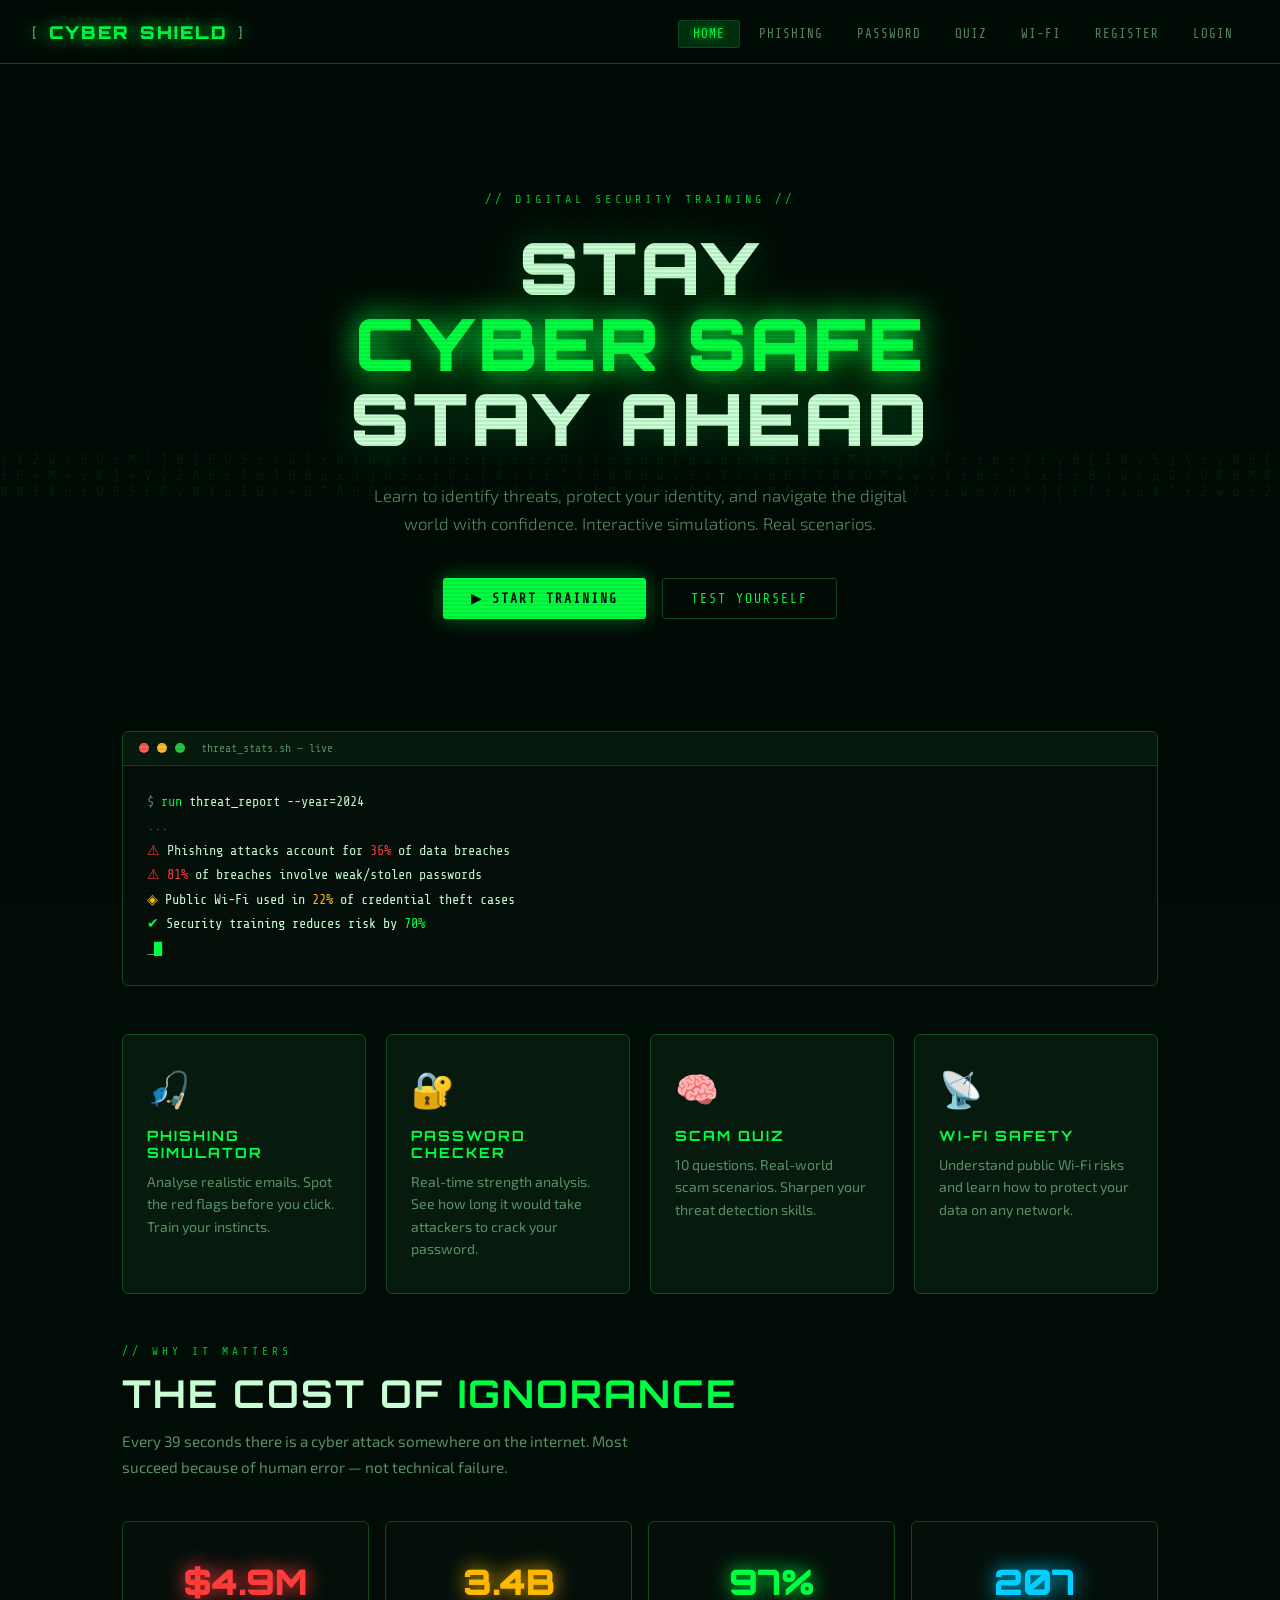
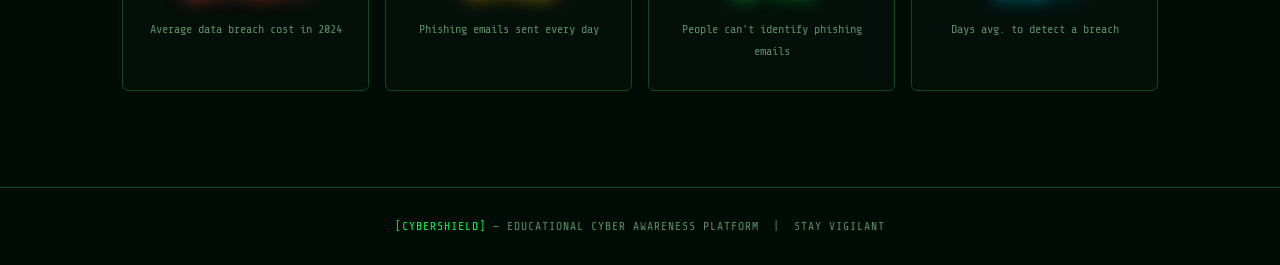
<file: ProjectCyber/index.html>
<!DOCTYPE html>
<html lang="en">
<head>
  <meta charset="UTF-8">
  <meta name="viewport" content="width=device-width, initial-scale=1.0">
  <title>CyberShield — Cyber Awareness</title>
  <link rel="stylesheet" href="style.css">
</head>
<body>
  <canvas id="matrix-canvas"></canvas>

  <nav>
    <a href="index.html" class="nav-logo">
      <span class="bracket">[</span>CYBER<span style="color:var(--glow)">SHIELD</span><span class="bracket">]</span>
    </a>
    <ul class="nav-links">
      <li><a href="index.html" class="active">HOME</a></li>
      <li><a href="phishing.html">PHISHING</a></li>
      <li><a href="password.html">PASSWORD</a></li>
      <li><a href="quiz.html">QUIZ</a></li>
      <li><a href="wifi.html">WI-FI</a></li>
      <li><a href="register.html">REGISTER</a></li>
      <li><a href="login.html">LOGIN</a></li>
    </ul>
  </nav>

  <main>
    <section class="hero">
      <p class="hero-eyebrow">// DIGITAL SECURITY TRAINING //</p>
      <h1>STAY<br><span class="highlight">CYBER SAFE</span><br>STAY AHEAD</h1>
      <p class="hero-sub">Learn to identify threats, protect your identity, and navigate the digital world with confidence. Interactive simulations. Real scenarios.</p>
      <div class="hero-cta">
        <a href="phishing.html" class="btn btn-primary">▶ START TRAINING</a>
        <a href="quiz.html" class="btn btn-outline">TEST YOURSELF</a>
      </div>
    </section>

    <div class="terminal mt-3">
      <div class="terminal-bar">
        <div class="terminal-dot r"></div>
        <div class="terminal-dot y"></div>
        <div class="terminal-dot g"></div>
        <span class="terminal-title">threat_stats.sh — live</span>
      </div>
      <div class="terminal-body">
        <span style="color:var(--text-dim)">$</span> <span style="color:var(--glow)">run</span> threat_report --year=2024<br>
        <span style="color:var(--text-dim)">...</span><br>
        <span style="color:var(--accent)">⚠</span>  Phishing attacks account for <span style="color:var(--accent)">36%</span> of data breaches<br>
        <span style="color:var(--accent)">⚠</span>  <span style="color:var(--accent)">81%</span> of breaches involve weak/stolen passwords<br>
        <span style="color:var(--accent2)">◈</span>  Public Wi-Fi used in <span style="color:var(--accent2)">22%</span> of credential theft cases<br>
        <span style="color:var(--glow)">✔</span>  Security training reduces risk by <span style="color:var(--glow)">70%</span><br>
        <span style="color:var(--text-dim)">_</span><span class="cursor"></span>
      </div>
    </div>

    <div class="cards-grid mt-3">
      <a href="phishing.html" class="card">
        <span class="card-icon">🎣</span>
        <h3>Phishing Simulator</h3>
        <p>Analyse realistic emails. Spot the red flags before you click. Train your instincts.</p>
      </a>
      <a href="password.html" class="card">
        <span class="card-icon">🔐</span>
        <h3>Password Checker</h3>
        <p>Real-time strength analysis. See how long it would take attackers to crack your password.</p>
      </a>
      <a href="quiz.html" class="card">
        <span class="card-icon">🧠</span>
        <h3>Scam Quiz</h3>
        <p>10 questions. Real-world scam scenarios. Sharpen your threat detection skills.</p>
      </a>
      <a href="wifi.html" class="card">
        <span class="card-icon">📡</span>
        <h3>Wi-Fi Safety</h3>
        <p>Understand public Wi-Fi risks and learn how to protect your data on any network.</p>
      </a>
    </div>

    <section class="mt-3">
      <div class="section-header">
        <p class="label">// why it matters</p>
        <h2>THE COST OF <span class="hl">IGNORANCE</span></h2>
        <p>Every 39 seconds there is a cyber attack somewhere on the internet. Most succeed because of human error — not technical failure.</p>
      </div>
      <div style="display:grid;grid-template-columns:repeat(auto-fit,minmax(200px,1fr));gap:1rem;">
        <div class="terminal">
          <div class="terminal-body" style="text-align:center;padding:1.75rem 1rem;">
            <div style="font-family:var(--font-display);font-size:2.2rem;font-weight:900;color:var(--accent);text-shadow:0 0 20px var(--accent);margin-bottom:0.4rem;">$4.9M</div>
            <div style="font-family:var(--font-mono);font-size:0.75rem;color:var(--text-dim);">Average data breach cost in 2024</div>
          </div>
        </div>
        <div class="terminal">
          <div class="terminal-body" style="text-align:center;padding:1.75rem 1rem;">
            <div style="font-family:var(--font-display);font-size:2.2rem;font-weight:900;color:var(--accent2);text-shadow:0 0 20px var(--accent2);margin-bottom:0.4rem;">3.4B</div>
            <div style="font-family:var(--font-mono);font-size:0.75rem;color:var(--text-dim);">Phishing emails sent every day</div>
          </div>
        </div>
        <div class="terminal">
          <div class="terminal-body" style="text-align:center;padding:1.75rem 1rem;">
            <div style="font-family:var(--font-display);font-size:2.2rem;font-weight:900;color:var(--glow);text-shadow:0 0 20px var(--glow);margin-bottom:0.4rem;">97%</div>
            <div style="font-family:var(--font-mono);font-size:0.75rem;color:var(--text-dim);">People can't identify phishing emails</div>
          </div>
        </div>
        <div class="terminal">
          <div class="terminal-body" style="text-align:center;padding:1.75rem 1rem;">
            <div style="font-family:var(--font-display);font-size:2.2rem;font-weight:900;color:var(--accent3);text-shadow:0 0 20px var(--accent3);margin-bottom:0.4rem;">207</div>
            <div style="font-family:var(--font-mono);font-size:0.75rem;color:var(--text-dim);">Days avg. to detect a breach</div>
          </div>
        </div>
      </div>
    </section>
  </main>

  <footer>
    <span>[CYBERSHIELD]</span> — EDUCATIONAL CYBER AWARENESS PLATFORM &nbsp;|&nbsp; STAY VIGILANT
  </footer>

  <script>
    // Matrix rain
    const canvas = document.getElementById('matrix-canvas');
    const ctx = canvas.getContext('2d');
    canvas.width = window.innerWidth;
    canvas.height = window.innerHeight;
    window.addEventListener('resize', () => { canvas.width = window.innerWidth; canvas.height = window.innerHeight; });
    const chars = 'ABCDEFGHIJKLMNOPQRSTUVWXYZabcdefghijklmnopqrstuvwxyz0123456789@#$%^&*<>/\\|[]{}';
    const cols = Math.floor(canvas.width / 16);
    const drops = Array(cols).fill(1);
    function drawMatrix() {
      ctx.fillStyle = 'rgba(2,12,7,0.04)';
      ctx.fillRect(0, 0, canvas.width, canvas.height);
      ctx.fillStyle = '#00ff41';
      ctx.font = '14px Share Tech Mono';
      drops.forEach((y, i) => {
        const ch = chars[Math.floor(Math.random() * chars.length)];
        ctx.fillText(ch, i * 16, y * 16);
        if (y * 16 > canvas.height && Math.random() > 0.975) drops[i] = 0;
        drops[i]++;
      });
    }
    setInterval(drawMatrix, 50);
  </script>
</body>
</html>
</file>
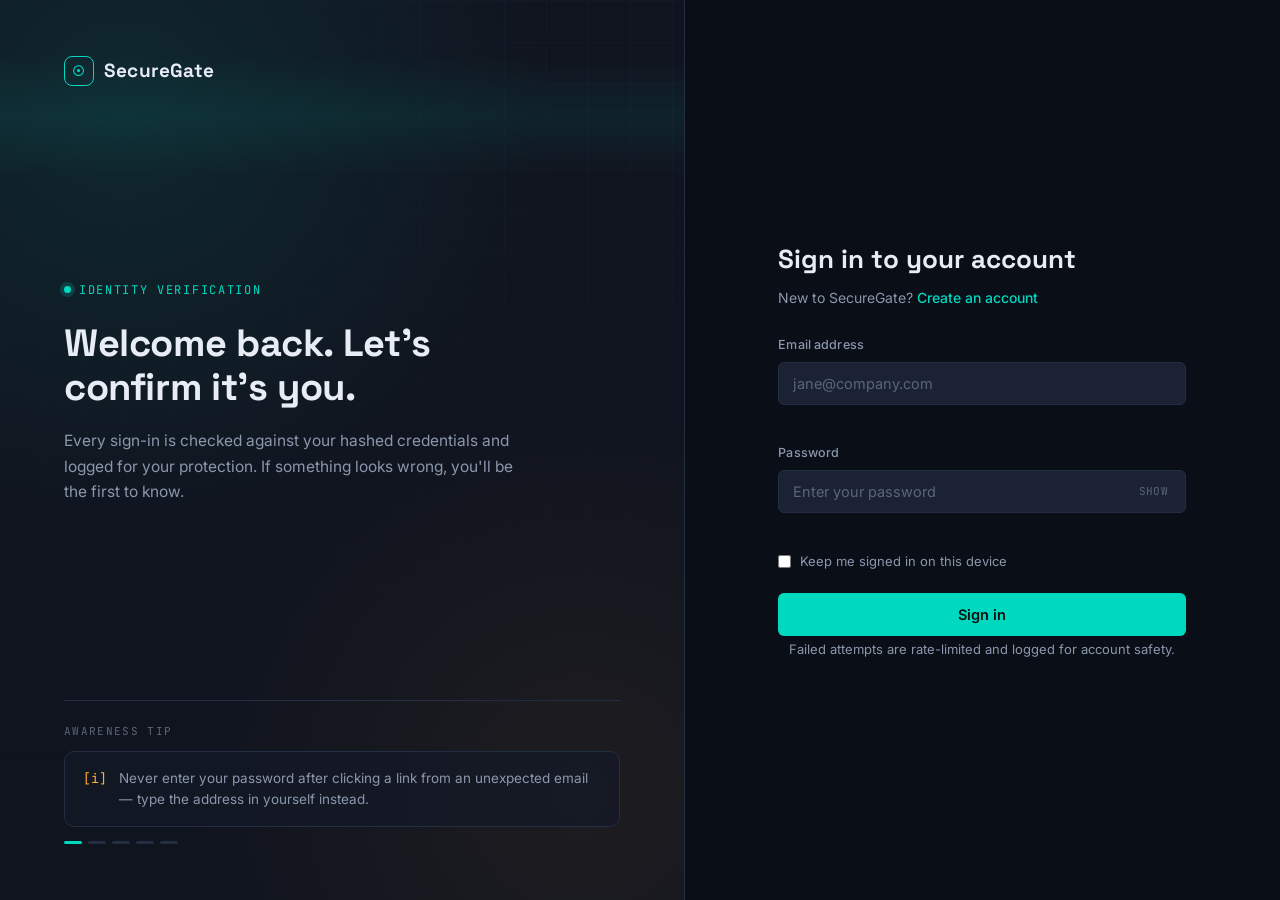
<file: ProjectCyber/login.html>
<!DOCTYPE html>
<html lang="en">
<head>
<meta charset="UTF-8">
<meta name="viewport" content="width=device-width, initial-scale=1.0">
<title>Sign in · SecureGate</title>
<link rel="stylesheet" href="assets/css/style.css">
</head>
<body>

<div class="shell">

  <!-- ===================== LEFT: brand / awareness panel ===================== -->
  <section class="panel-brand">
    <div class="hex-grid"></div>
    <div class="scan-line"></div>

    <div class="brand-mark">
      <span class="glyph">&#9737;</span>
      SecureGate
    </div>

    <div class="panel-copy">
      <div class="panel-eyebrow">Identity verification</div>
      <h1>Welcome back. Let's confirm it's you.</h1>
      <p>Every sign-in is checked against your hashed credentials and logged for your protection. If something looks wrong, you'll be the first to know.</p>
    </div>

    <div class="tip-rail">
      <div class="tip-rail-label">Awareness tip</div>
      <div class="tip-card">
        <span class="tip-icon">[i]</span>
        <p id="tipText">Never enter your password after clicking a link from an unexpected email &mdash; type the address in yourself instead.</p>
      </div>
      <div class="tip-dots" id="tipDots"></div>
    </div>
  </section>

  <!-- ===================== RIGHT: login form ===================== -->
  <section class="panel-form">
    <div class="form-card">

      <div class="form-card-head">
        <h2>Sign in to your account</h2>
        <p>New to SecureGate? <a href="register.html">Create an account</a></p>
      </div>

      <div class="banner" id="formBanner"></div>

      <form id="loginForm" novalidate autocomplete="off">

        <div class="field">
          <label for="email">Email address</label>
          <div class="input-wrap">
            <input type="text" id="email" name="email" placeholder="jane@company.com" autocomplete="email">
          </div>
          <div class="field-msg" id="emailMsg"></div>
        </div>

        <div class="field">
          <label for="password">Password</label>
          <div class="input-wrap">
            <input type="password" id="password" name="password" placeholder="Enter your password" autocomplete="current-password">
            <button type="button" class="toggle-visibility" data-target="password">SHOW</button>
          </div>
          <div class="field-msg" id="passwordMsg"></div>
        </div>

        <div class="field-check">
          <input type="checkbox" id="remember" name="remember">
          <label for="remember">Keep me signed in on this device</label>
        </div>

        <button type="submit" class="btn-primary" id="submitBtn">
          <span class="spinner"></span>
          <span class="btn-label">Sign in</span>
        </button>
      </form>

      <p class="foot-note">Failed attempts are rate-limited and logged for account safety.</p>
    </div>
  </section>

</div>

<!-- access verification overlay -->
<div class="scan-overlay" id="scanOverlay">
  <div class="scan-box">
    <div class="sweep"></div>
    <div class="scan-status" id="scanStatus">
      <div class="line" data-step="0"><span class="mark">&gt;</span> Checking credentials&hellip;</div>
      <div class="line" data-step="1"><span class="mark">&gt;</span> Verifying password hash&hellip;</div>
      <div class="line" data-step="2"><span class="mark">&gt;</span> Establishing session&hellip;</div>
      <div class="line" data-step="3"><span class="mark">&gt;</span> Access granted.</div>
    </div>
  </div>
</div>

<script src="assets/js/auth.js"></script>
</body>
</html>
</file>
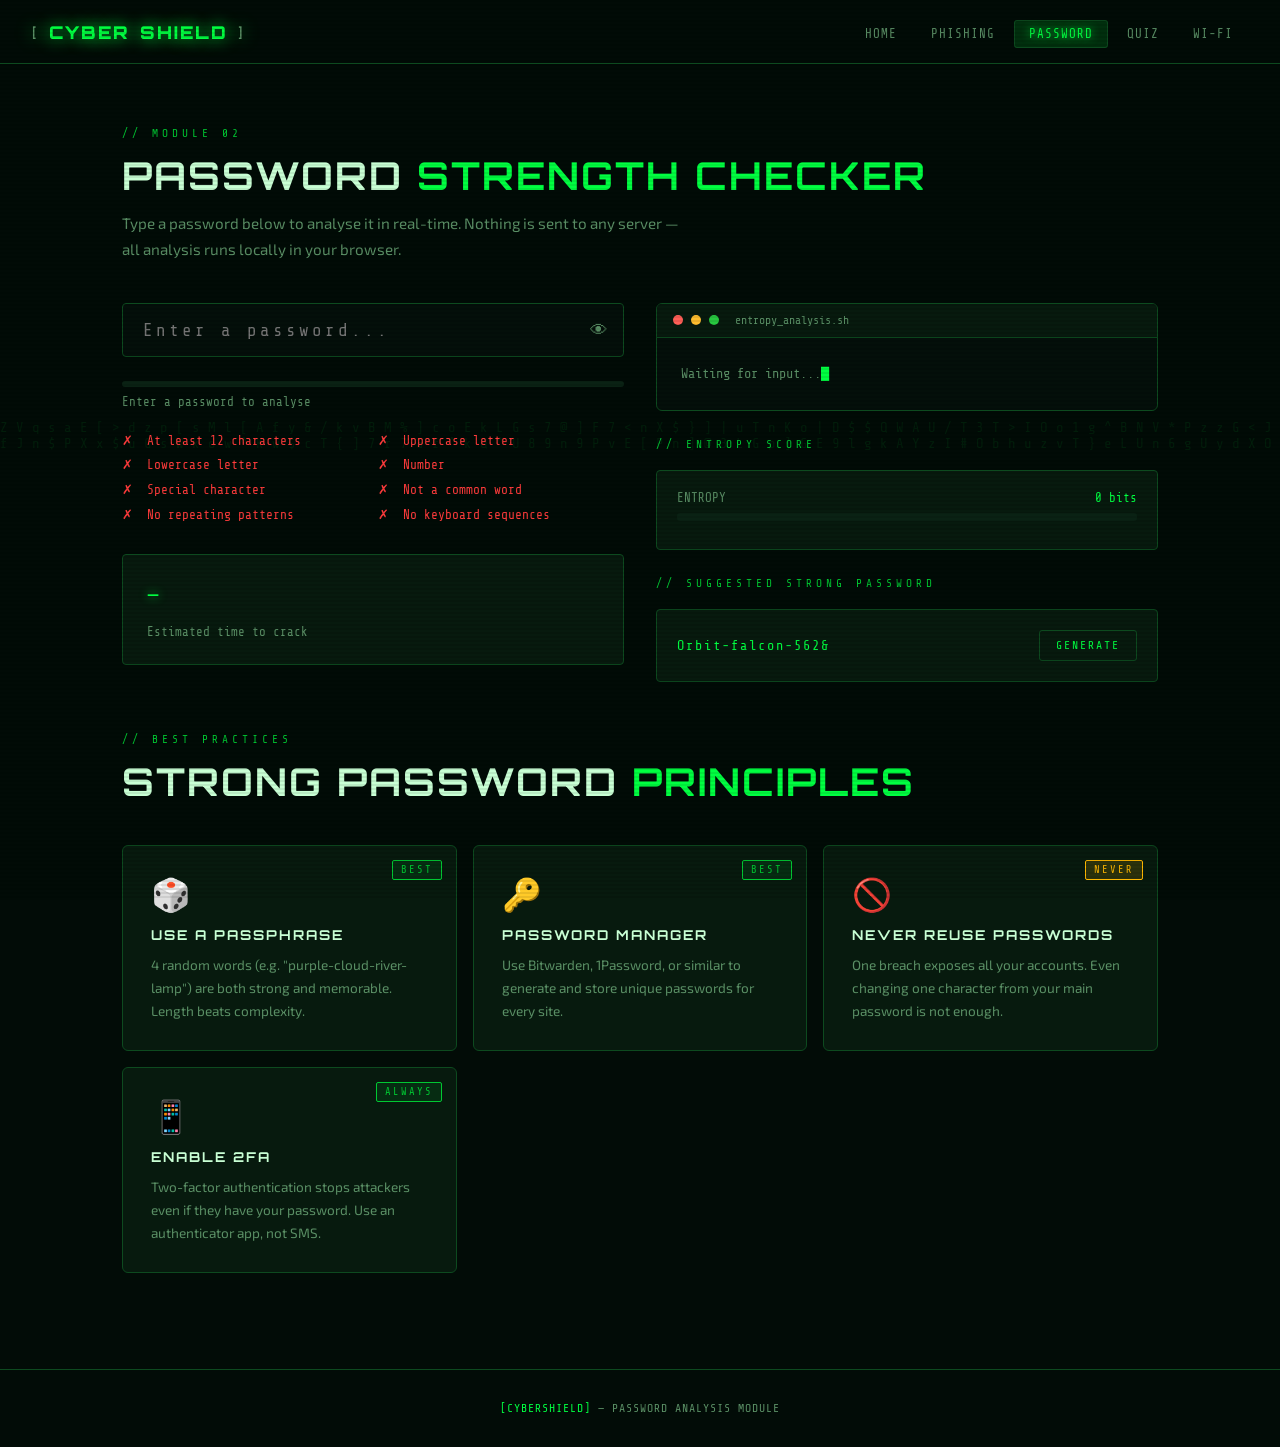
<file: ProjectCyber/password.html>
<!DOCTYPE html>
<html lang="en">
<head>
  <meta charset="UTF-8">
  <meta name="viewport" content="width=device-width, initial-scale=1.0">
  <title>Password Checker — CyberShield</title>
  <link rel="stylesheet" href="style.css">
</head>
<body>
  <canvas id="matrix-canvas"></canvas>
  <nav>
    <a href="index.html" class="nav-logo"><span class="bracket">[</span>CYBER<span style="color:var(--glow)">SHIELD</span><span class="bracket">]</span></a>
    <ul class="nav-links">
      <li><a href="index.html">HOME</a></li>
      <li><a href="phishing.html">PHISHING</a></li>
      <li><a href="password.html" class="active">PASSWORD</a></li>
      <li><a href="quiz.html">QUIZ</a></li>
      <li><a href="wifi.html">WI-FI</a></li>
    </ul>
  </nav>

  <main>
    <div class="section-header">
      <p class="label">// module 02</p>
      <h2>PASSWORD <span class="hl">STRENGTH CHECKER</span></h2>
      <p>Type a password below to analyse it in real-time. Nothing is sent to any server — all analysis runs locally in your browser.</p>
    </div>

    <div style="display:grid;grid-template-columns:1fr 1fr;gap:2rem;align-items:start;">
      <div>
        <div class="pw-input-wrap">
          <input type="password" class="pw-input" id="pw-input" placeholder="Enter a password..." autocomplete="off" spellcheck="false">
          <button class="pw-toggle" id="pw-toggle" title="Toggle visibility">👁</button>
        </div>

        <div class="strength-bar-wrap">
          <div class="strength-bar" id="strength-bar"></div>
        </div>
        <div class="strength-label" id="strength-label">Enter a password to analyse</div>

        <ul class="pw-criteria" id="pw-criteria">
          <li id="c-len" class="fail">✗ &nbsp;At least 12 characters</li>
          <li id="c-upper" class="fail">✗ &nbsp;Uppercase letter</li>
          <li id="c-lower" class="fail">✗ &nbsp;Lowercase letter</li>
          <li id="c-num" class="fail">✗ &nbsp;Number</li>
          <li id="c-sym" class="fail">✗ &nbsp;Special character</li>
          <li id="c-nodict" class="fail">✗ &nbsp;Not a common word</li>
          <li id="c-norep" class="fail">✗ &nbsp;No repeating patterns</li>
          <li id="c-seq" class="fail">✗ &nbsp;No keyboard sequences</li>
        </ul>

        <div class="crack-time" id="crack-time">
          <span class="time-val" id="crack-val">—</span>
          <span style="color:var(--text-dim);font-size:0.78rem;">Estimated time to crack</span>
        </div>
      </div>

      <div>
        <div class="terminal">
          <div class="terminal-bar">
            <div class="terminal-dot r"></div><div class="terminal-dot y"></div><div class="terminal-dot g"></div>
            <span class="terminal-title">entropy_analysis.sh</span>
          </div>
          <div class="terminal-body" id="entropy-panel">
            <span style="color:var(--text-dim)">Waiting for input...</span><span class="cursor"></span>
          </div>
        </div>

        <div style="margin-top:1.5rem;">
          <div class="section-header" style="margin-bottom:1rem;">
            <p class="label">// entropy score</p>
          </div>
          <div style="background:var(--surface);border:1px solid var(--border);border-radius:4px;padding:1.25rem;">
            <div style="display:flex;justify-content:space-between;margin-bottom:0.5rem;">
              <span style="font-family:var(--font-mono);font-size:0.78rem;color:var(--text-dim)">ENTROPY</span>
              <span style="font-family:var(--font-mono);font-size:0.78rem;color:var(--glow)" id="entropy-score">0 bits</span>
            </div>
            <div class="strength-bar-wrap" style="height:8px;">
              <div class="strength-bar" id="entropy-bar" style="background:var(--glow)"></div>
            </div>
          </div>
        </div>

        <div style="margin-top:1.5rem;">
          <div class="section-header" style="margin-bottom:1rem;">
            <p class="label">// suggested strong password</p>
          </div>
          <div style="background:var(--surface);border:1px solid var(--border);border-radius:4px;padding:1.25rem;display:flex;align-items:center;justify-content:space-between;gap:1rem;">
            <span style="font-family:var(--font-mono);font-size:0.85rem;color:var(--glow);letter-spacing:2px;word-break:break-all" id="suggested-pw">—</span>
            <button class="btn btn-outline" id="gen-btn" style="white-space:nowrap;padding:8px 16px;font-size:0.72rem;">GENERATE</button>
          </div>
        </div>
      </div>
    </div>

    <section class="mt-3">
      <div class="section-header">
        <p class="label">// best practices</p>
        <h2>STRONG PASSWORD <span class="hl">PRINCIPLES</span></h2>
      </div>
      <div style="display:grid;grid-template-columns:repeat(auto-fit,minmax(260px,1fr));gap:1rem;">
        <div class="wifi-card safe" data-risk="BEST">
          <div class="wifi-icon">🎲</div>
          <h3>Use a Passphrase</h3>
          <p>4 random words (e.g. "purple-cloud-river-lamp") are both strong and memorable. Length beats complexity.</p>
        </div>
        <div class="wifi-card safe" data-risk="BEST">
          <div class="wifi-icon">🔑</div>
          <h3>Password Manager</h3>
          <p>Use Bitwarden, 1Password, or similar to generate and store unique passwords for every site.</p>
        </div>
        <div class="wifi-card warning" data-risk="NEVER">
          <div class="wifi-icon">🚫</div>
          <h3>Never Reuse Passwords</h3>
          <p>One breach exposes all your accounts. Even changing one character from your main password is not enough.</p>
        </div>
        <div class="wifi-card safe" data-risk="ALWAYS">
          <div class="wifi-icon">📱</div>
          <h3>Enable 2FA</h3>
          <p>Two-factor authentication stops attackers even if they have your password. Use an authenticator app, not SMS.</p>
        </div>
      </div>
    </section>
  </main>

  <footer><span>[CYBERSHIELD]</span> — PASSWORD ANALYSIS MODULE</footer>

  <script src="password.js"></script>
  <script>
    const canvas = document.getElementById('matrix-canvas');
    const ctx = canvas.getContext('2d');
    canvas.width = window.innerWidth; canvas.height = window.innerHeight;
    window.addEventListener('resize', () => { canvas.width = window.innerWidth; canvas.height = window.innerHeight; });
    const chars = 'ABCDEFGHIJKLMNOPQRSTUVWXYZabcdefghijklmnopqrstuvwxyz0123456789@#$%^&*<>/\\|[]{}';
    const cols = Math.floor(canvas.width / 16);
    const drops = Array(cols).fill(1);
    function drawMatrix() {
      ctx.fillStyle = 'rgba(2,12,7,0.04)';
      ctx.fillRect(0, 0, canvas.width, canvas.height);
      ctx.fillStyle = '#00ff41';
      ctx.font = '14px Share Tech Mono';
      drops.forEach((y, i) => {
        const ch = chars[Math.floor(Math.random() * chars.length)];
        ctx.fillText(ch, i * 16, y * 16);
        if (y * 16 > canvas.height && Math.random() > 0.975) drops[i] = 0;
        drops[i]++;
      });
    }
    setInterval(drawMatrix, 50);
  </script>
</body>
</html>
</file>
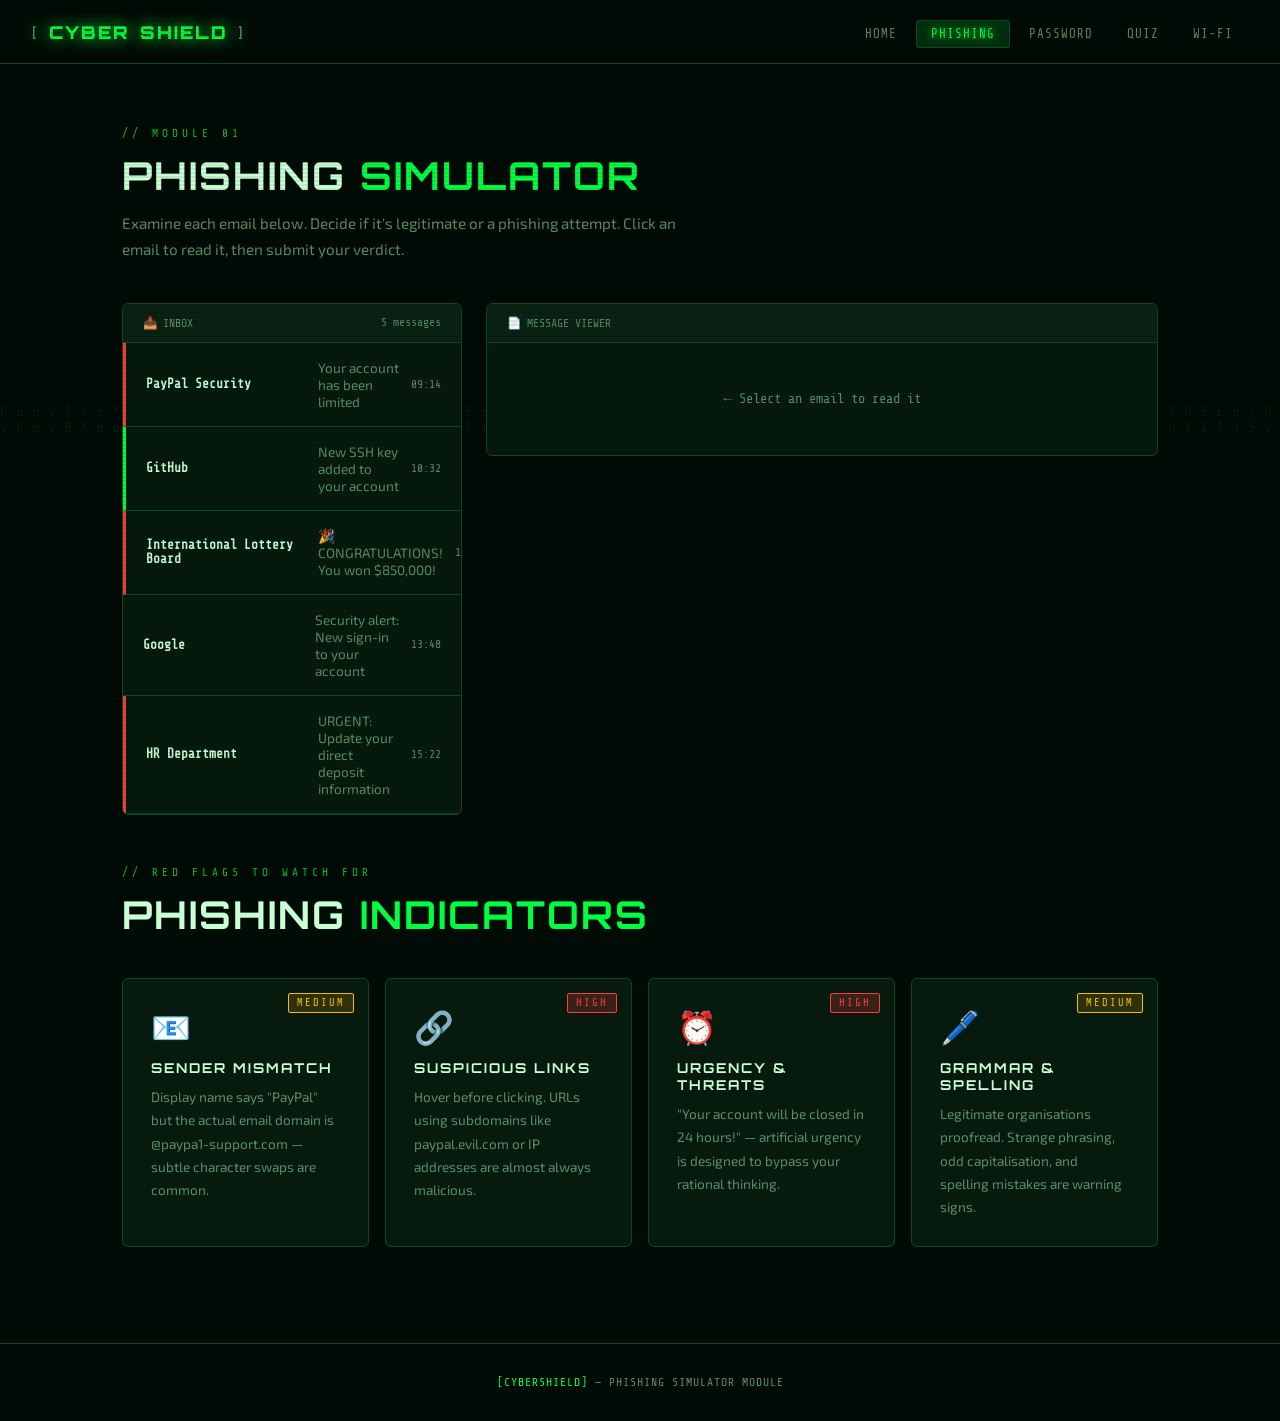
<file: ProjectCyber/phishing.html>
<!DOCTYPE html>
<html lang="en">
<head>
  <meta charset="UTF-8">
  <meta name="viewport" content="width=device-width, initial-scale=1.0">
  <title>Phishing Simulator — CyberShield</title>
  <link rel="stylesheet" href="style.css">
</head>
<body>
  <canvas id="matrix-canvas"></canvas>
  <nav>
    <a href="index.html" class="nav-logo"><span class="bracket">[</span>CYBER<span style="color:var(--glow)">SHIELD</span><span class="bracket">]</span></a>
    <ul class="nav-links">
      <li><a href="index.html">HOME</a></li>
      <li><a href="phishing.html" class="active">PHISHING</a></li>
      <li><a href="password.html">PASSWORD</a></li>
      <li><a href="quiz.html">QUIZ</a></li>
      <li><a href="wifi.html">WI-FI</a></li>
    </ul>
  </nav>

  <main>
    <div class="section-header">
      <p class="label">// module 01</p>
      <h2>PHISHING <span class="hl">SIMULATOR</span></h2>
      <p>Examine each email below. Decide if it's legitimate or a phishing attempt. Click an email to read it, then submit your verdict.</p>
    </div>

    <div style="display:grid;grid-template-columns:340px 1fr;gap:1.5rem;align-items:start;" id="email-layout">
      <!-- Email list -->
      <div class="email-client">
        <div class="email-toolbar">
          <span>📥 INBOX</span>
          <span style="margin-left:auto">5 messages</span>
        </div>
        <ul class="email-list" id="email-list"></ul>
      </div>

      <!-- Email viewer -->
      <div class="email-client" id="email-panel">
        <div class="email-toolbar">
          <span>📄 MESSAGE VIEWER</span>
        </div>
        <div id="email-viewer-wrap" style="padding:3rem;text-align:center;color:var(--text-dim);font-family:var(--font-mono);font-size:0.85rem;">
          ← Select an email to read it
        </div>
      </div>
    </div>

    <!-- Score board -->
    <div class="terminal mt-3" id="score-board" style="display:none">
      <div class="terminal-bar">
        <div class="terminal-dot r"></div><div class="terminal-dot y"></div><div class="terminal-dot g"></div>
        <span class="terminal-title">results.log</span>
      </div>
      <div class="terminal-body" id="score-body"></div>
    </div>

    <div class="mt-3">
      <div class="section-header">
        <p class="label">// red flags to watch for</p>
        <h2>PHISHING <span class="hl">INDICATORS</span></h2>
      </div>
      <div style="display:grid;grid-template-columns:repeat(auto-fit,minmax(240px,1fr));gap:1rem;">
        <div class="wifi-card warning" data-risk="MEDIUM">
          <div class="wifi-icon">📧</div>
          <h3>Sender Mismatch</h3>
          <p>Display name says "PayPal" but the actual email domain is @paypa1-support.com — subtle character swaps are common.</p>
        </div>
        <div class="wifi-card danger" data-risk="HIGH">
          <div class="wifi-icon">🔗</div>
          <h3>Suspicious Links</h3>
          <p>Hover before clicking. URLs using subdomains like paypal.evil.com or IP addresses are almost always malicious.</p>
        </div>
        <div class="wifi-card danger" data-risk="HIGH">
          <div class="wifi-icon">⏰</div>
          <h3>Urgency & Threats</h3>
          <p>"Your account will be closed in 24 hours!" — artificial urgency is designed to bypass your rational thinking.</p>
        </div>
        <div class="wifi-card warning" data-risk="MEDIUM">
          <div class="wifi-icon">🖊️</div>
          <h3>Grammar & Spelling</h3>
          <p>Legitimate organisations proofread. Strange phrasing, odd capitalisation, and spelling mistakes are warning signs.</p>
        </div>
      </div>
    </div>
  </main>

  <footer><span>[CYBERSHIELD]</span> — PHISHING SIMULATOR MODULE</footer>

  <script src="phishing.js"></script>
  <script>
    const canvas = document.getElementById('matrix-canvas');
    const ctx = canvas.getContext('2d');
    canvas.width = window.innerWidth; canvas.height = window.innerHeight;
    window.addEventListener('resize', () => { canvas.width = window.innerWidth; canvas.height = window.innerHeight; });
    const chars = 'ABCDEFGHIJKLMNOPQRSTUVWXYZabcdefghijklmnopqrstuvwxyz0123456789@#$%^&*<>/\\|[]{}';
    const cols = Math.floor(canvas.width / 16);
    const drops = Array(cols).fill(1);
    function drawMatrix() {
      ctx.fillStyle = 'rgba(2,12,7,0.04)';
      ctx.fillRect(0, 0, canvas.width, canvas.height);
      ctx.fillStyle = '#00ff41';
      ctx.font = '14px Share Tech Mono';
      drops.forEach((y, i) => {
        const ch = chars[Math.floor(Math.random() * chars.length)];
        ctx.fillText(ch, i * 16, y * 16);
        if (y * 16 > canvas.height && Math.random() > 0.975) drops[i] = 0;
        drops[i]++;
      });
    }
    setInterval(drawMatrix, 50);
  </script>
</body>
</html>
</file>
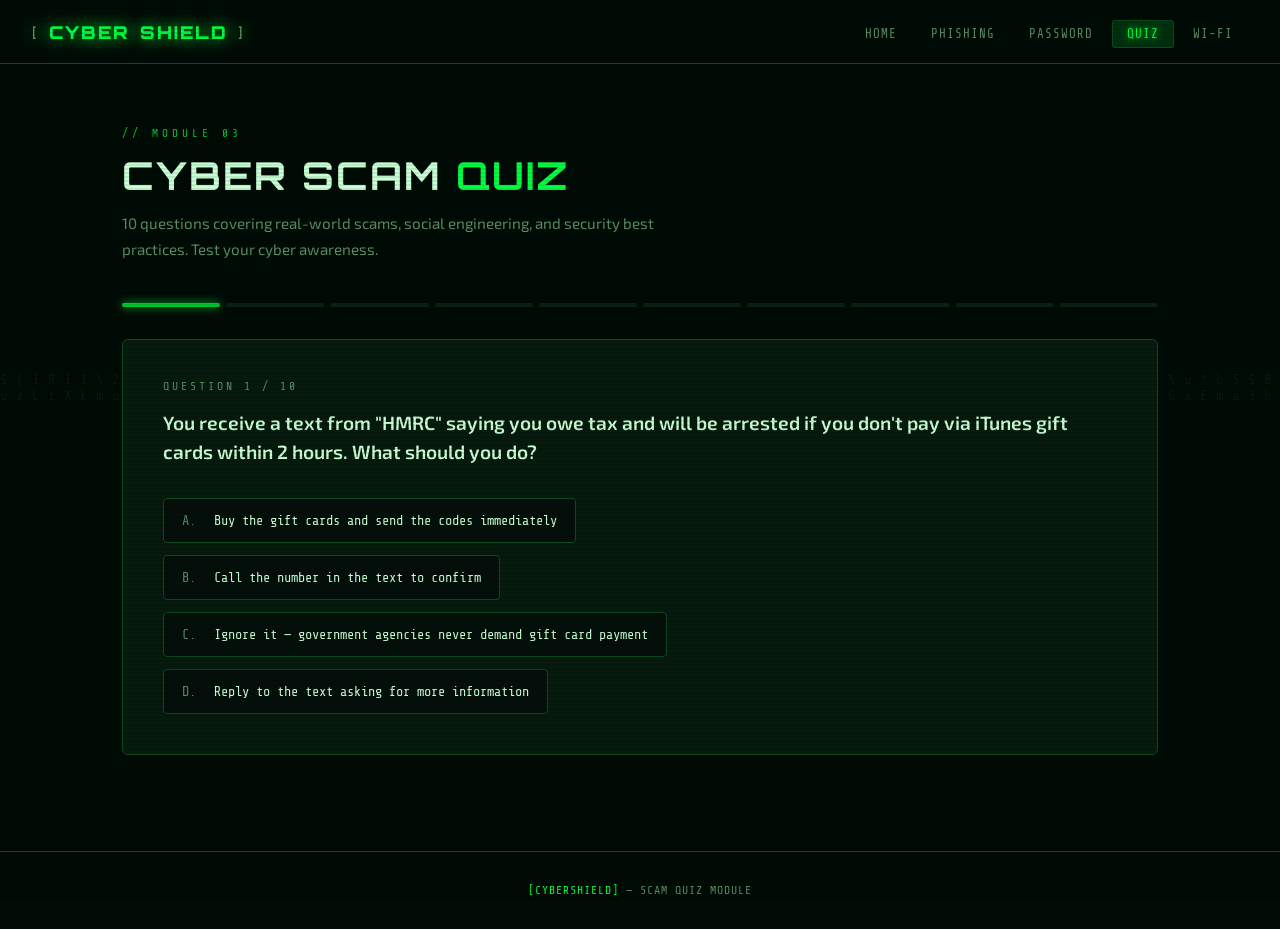
<file: ProjectCyber/quiz.html>
<!DOCTYPE html>
<html lang="en">
<head>
  <meta charset="UTF-8">
  <meta name="viewport" content="width=device-width, initial-scale=1.0">
  <title>Scam Quiz — CyberShield</title>
  <link rel="stylesheet" href="style.css">
</head>
<body>
  <canvas id="matrix-canvas"></canvas>
  <nav>
    <a href="index.html" class="nav-logo"><span class="bracket">[</span>CYBER<span style="color:var(--glow)">SHIELD</span><span class="bracket">]</span></a>
    <ul class="nav-links">
      <li><a href="index.html">HOME</a></li>
      <li><a href="phishing.html">PHISHING</a></li>
      <li><a href="password.html">PASSWORD</a></li>
      <li><a href="quiz.html" class="active">QUIZ</a></li>
      <li><a href="wifi.html">WI-FI</a></li>
    </ul>
  </nav>

  <main>
    <div class="section-header">
      <p class="label">// module 03</p>
      <h2>CYBER SCAM <span class="hl">QUIZ</span></h2>
      <p>10 questions covering real-world scams, social engineering, and security best practices. Test your cyber awareness.</p>
    </div>

    <div id="quiz-container"></div>
  </main>

  <footer><span>[CYBERSHIELD]</span> — SCAM QUIZ MODULE</footer>

  <script src="quiz.js"></script>
  <script>
    const canvas = document.getElementById('matrix-canvas');
    const ctx = canvas.getContext('2d');
    canvas.width = window.innerWidth; canvas.height = window.innerHeight;
    window.addEventListener('resize', () => { canvas.width = window.innerWidth; canvas.height = window.innerHeight; });
    const chars = 'ABCDEFGHIJKLMNOPQRSTUVWXYZabcdefghijklmnopqrstuvwxyz0123456789@#$%^&*<>/\\|[]{}';
    const cols = Math.floor(canvas.width / 16);
    const drops = Array(cols).fill(1);
    function drawMatrix() {
      ctx.fillStyle = 'rgba(2,12,7,0.04)';
      ctx.fillRect(0, 0, canvas.width, canvas.height);
      ctx.fillStyle = '#00ff41';
      ctx.font = '14px Share Tech Mono';
      drops.forEach((y, i) => {
        const ch = chars[Math.floor(Math.random() * chars.length)];
        ctx.fillText(ch, i * 16, y * 16);
        if (y * 16 > canvas.height && Math.random() > 0.975) drops[i] = 0;
        drops[i]++;
      });
    }
    setInterval(drawMatrix, 50);
  </script>
</body>
</html>
</file>
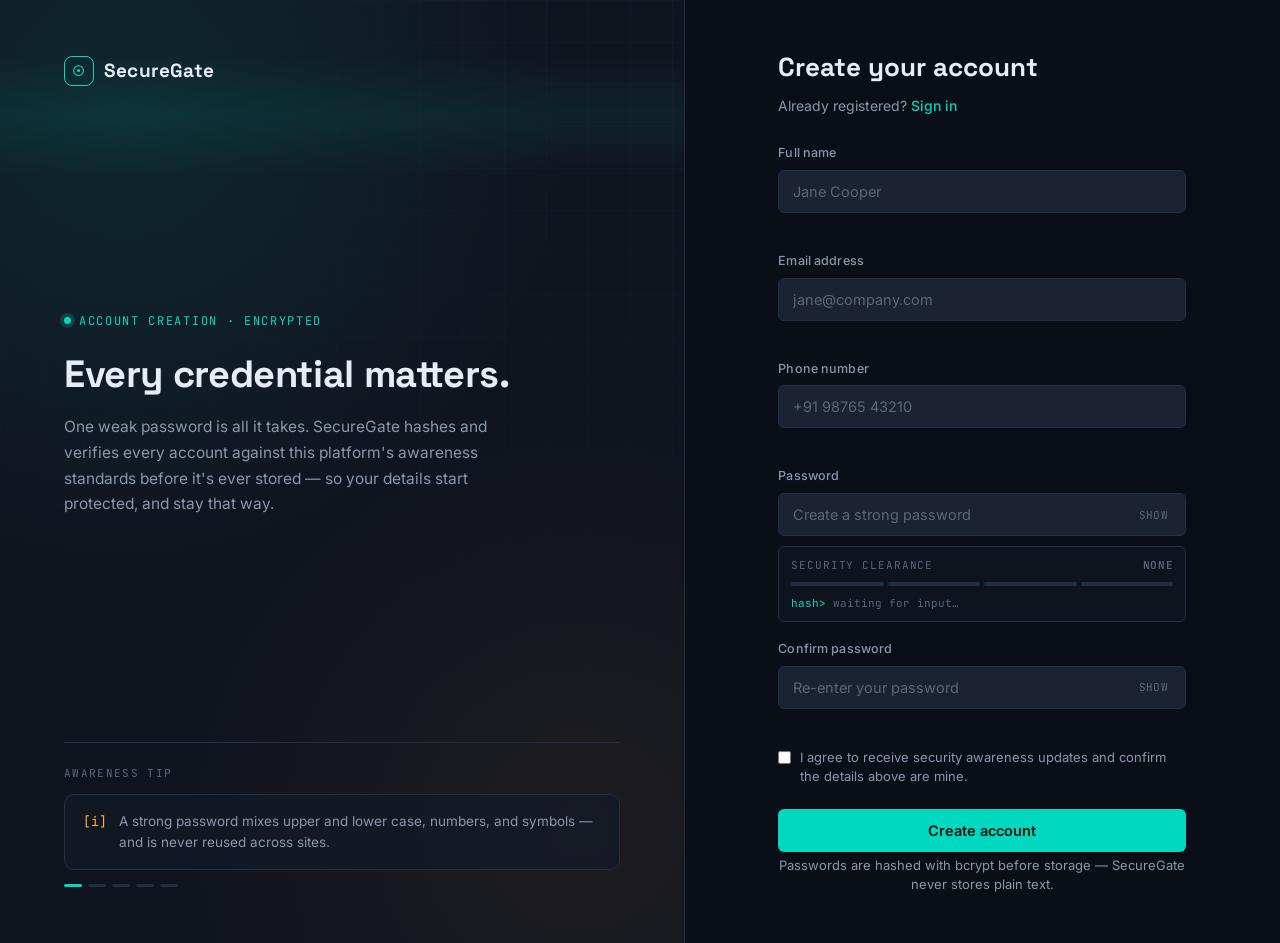
<file: ProjectCyber/register.html>
<!DOCTYPE html>
<html lang="en">
<head>
<meta charset="UTF-8">
<meta name="viewport" content="width=device-width, initial-scale=1.0">
<title>Create account · SecureGate</title>
<link rel="stylesheet" href="assets/css/style.css">
</head>
<body>

<div class="shell">

  <!-- ===================== LEFT: brand / awareness panel ===================== -->
  <section class="panel-brand">
    <div class="hex-grid"></div>
    <div class="scan-line"></div>

    <div class="brand-mark">
      <span class="glyph">&#9737;</span>
      SecureGate
    </div>

    <div class="panel-copy">
      <div class="panel-eyebrow">Account creation · encrypted</div>
      <h1>Every credential matters.</h1>
      <p>One weak password is all it takes. SecureGate hashes and verifies every account against this platform's awareness standards before it's ever stored &mdash; so your details start protected, and stay that way.</p>
    </div>

    <div class="tip-rail">
      <div class="tip-rail-label">Awareness tip</div>
      <div class="tip-card">
        <span class="tip-icon">[i]</span>
        <p id="tipText">A strong password mixes upper and lower case, numbers, and symbols &mdash; and is never reused across sites.</p>
      </div>
      <div class="tip-dots" id="tipDots"></div>
    </div>
  </section>

  <!-- ===================== RIGHT: register form ===================== -->
  <section class="panel-form">
    <div class="form-card">

      <div class="form-card-head">
        <h2>Create your account</h2>
        <p>Already registered? <a href="login.html">Sign in</a></p>
      </div>

      <div class="banner" id="formBanner"></div>

      <form id="registerForm" novalidate autocomplete="off">

        <div class="field">
          <label for="fullName">Full name</label>
          <div class="input-wrap">
            <input type="text" id="fullName" name="fullName" placeholder="Jane Cooper" autocomplete="name">
          </div>
          <div class="field-msg" id="fullNameMsg"></div>
        </div>

        <div class="field">
          <label for="email">Email address</label>
          <div class="input-wrap">
            <input type="text" id="email" name="email" placeholder="jane@company.com" autocomplete="email">
          </div>
          <div class="field-msg" id="emailMsg"></div>
        </div>

        <div class="field">
          <label for="phone">Phone number</label>
          <div class="input-wrap">
            <input type="text" id="phone" name="phone" placeholder="+91 98765 43210" autocomplete="tel">
          </div>
          <div class="field-msg" id="phoneMsg"></div>
        </div>

        <div class="field">
          <label for="password">Password</label>
          <div class="input-wrap">
            <input type="password" id="password" name="password" placeholder="Create a strong password" autocomplete="new-password">
            <button type="button" class="toggle-visibility" data-target="password">SHOW</button>
          </div>

          <div class="clearance">
            <div class="clearance-top">
              <span class="clearance-label">Security clearance</span>
              <span class="clearance-level" id="clearanceLevel">NONE</span>
            </div>
            <div class="clearance-bars">
              <i id="bar1"></i><i id="bar2"></i><i id="bar3"></i><i id="bar4"></i>
            </div>
            <div class="hash-preview"><span class="tag">hash&gt;</span> <span id="hashPreview">waiting for input&hellip;</span></div>
          </div>
        </div>

        <div class="field">
          <label for="confirmPassword">Confirm password</label>
          <div class="input-wrap">
            <input type="password" id="confirmPassword" name="confirmPassword" placeholder="Re-enter your password" autocomplete="new-password">
            <button type="button" class="toggle-visibility" data-target="confirmPassword">SHOW</button>
          </div>
          <div class="field-msg" id="confirmPasswordMsg"></div>
        </div>

        <div class="field-check">
          <input type="checkbox" id="terms" name="terms">
          <label for="terms">I agree to receive security awareness updates and confirm the details above are mine.</label>
        </div>

        <button type="submit" class="btn-primary" id="submitBtn">
          <span class="spinner"></span>
          <span class="btn-label">Create account</span>
        </button>
      </form>

      <p class="foot-note">Passwords are hashed with bcrypt before storage &mdash; SecureGate never stores plain text.</p>
    </div>
  </section>

</div>

<script src="assets/js/auth.js"></script>
</body>
</html>
</file>
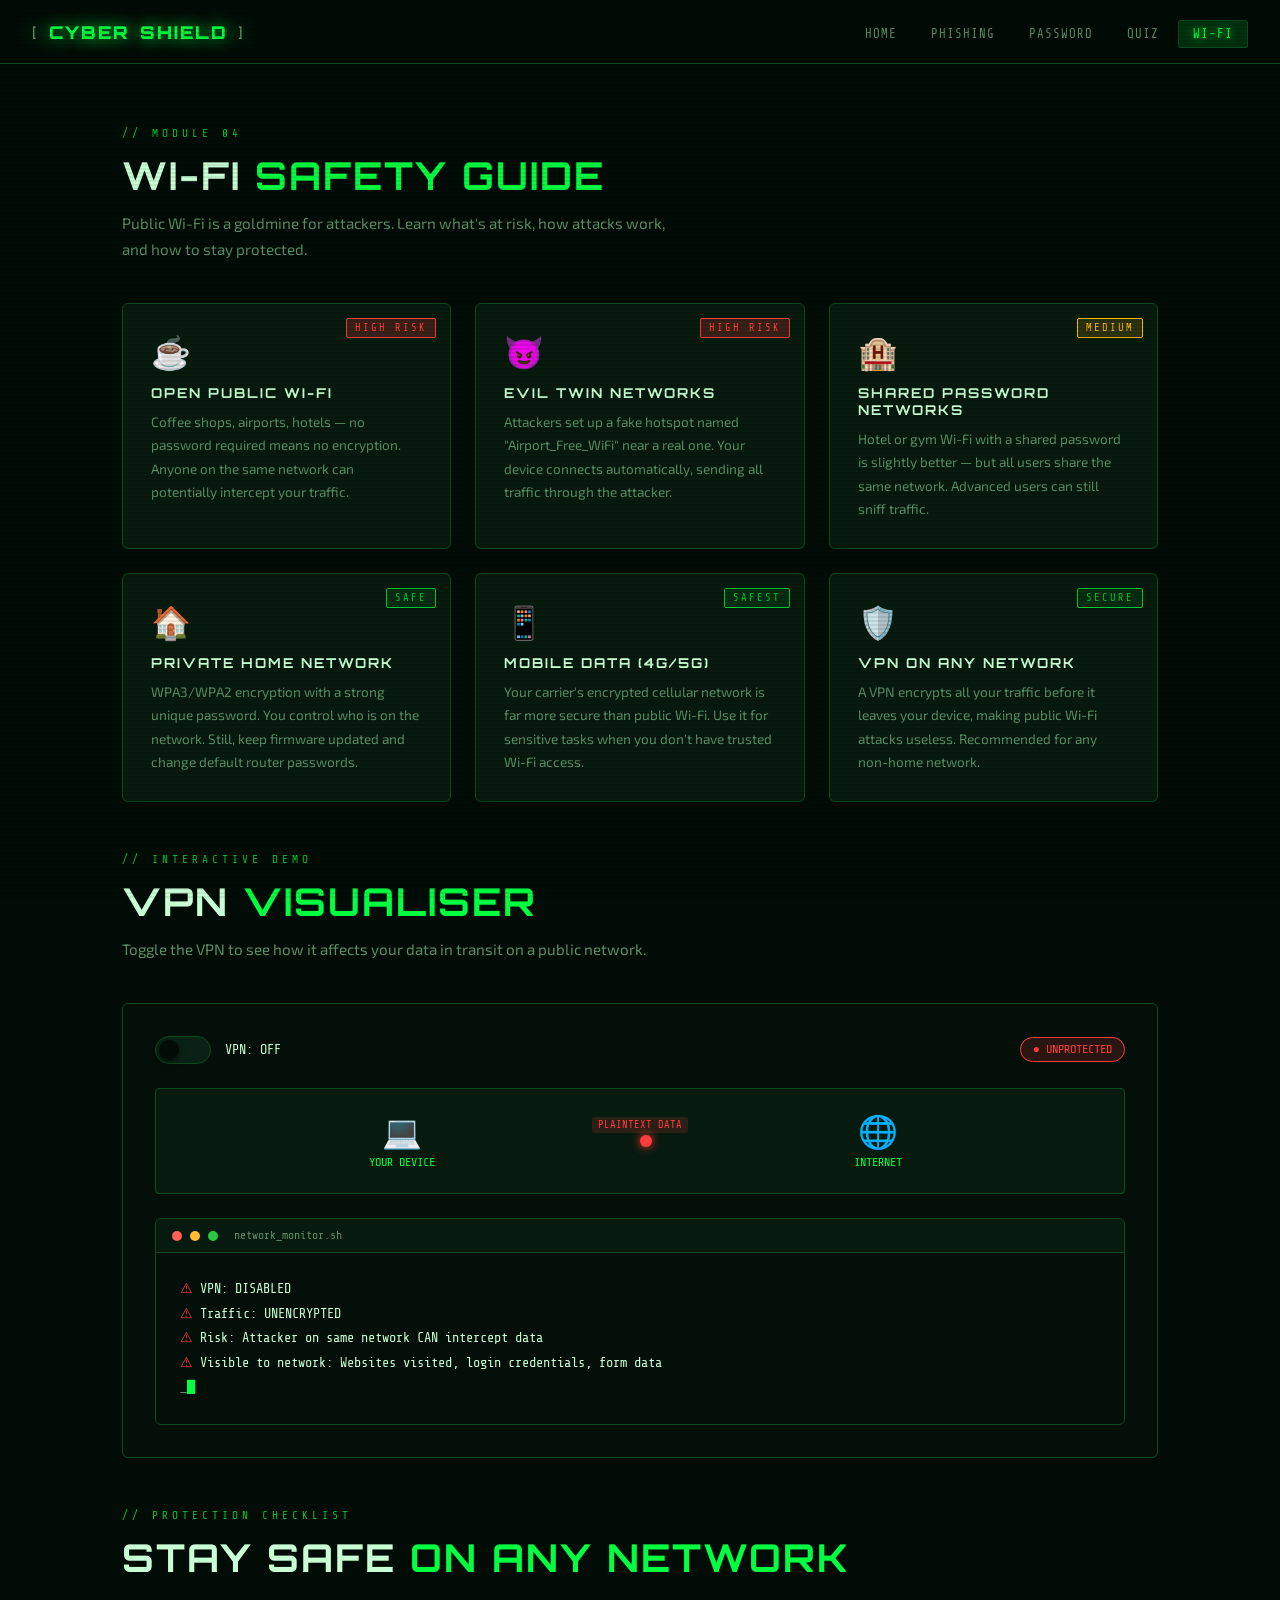
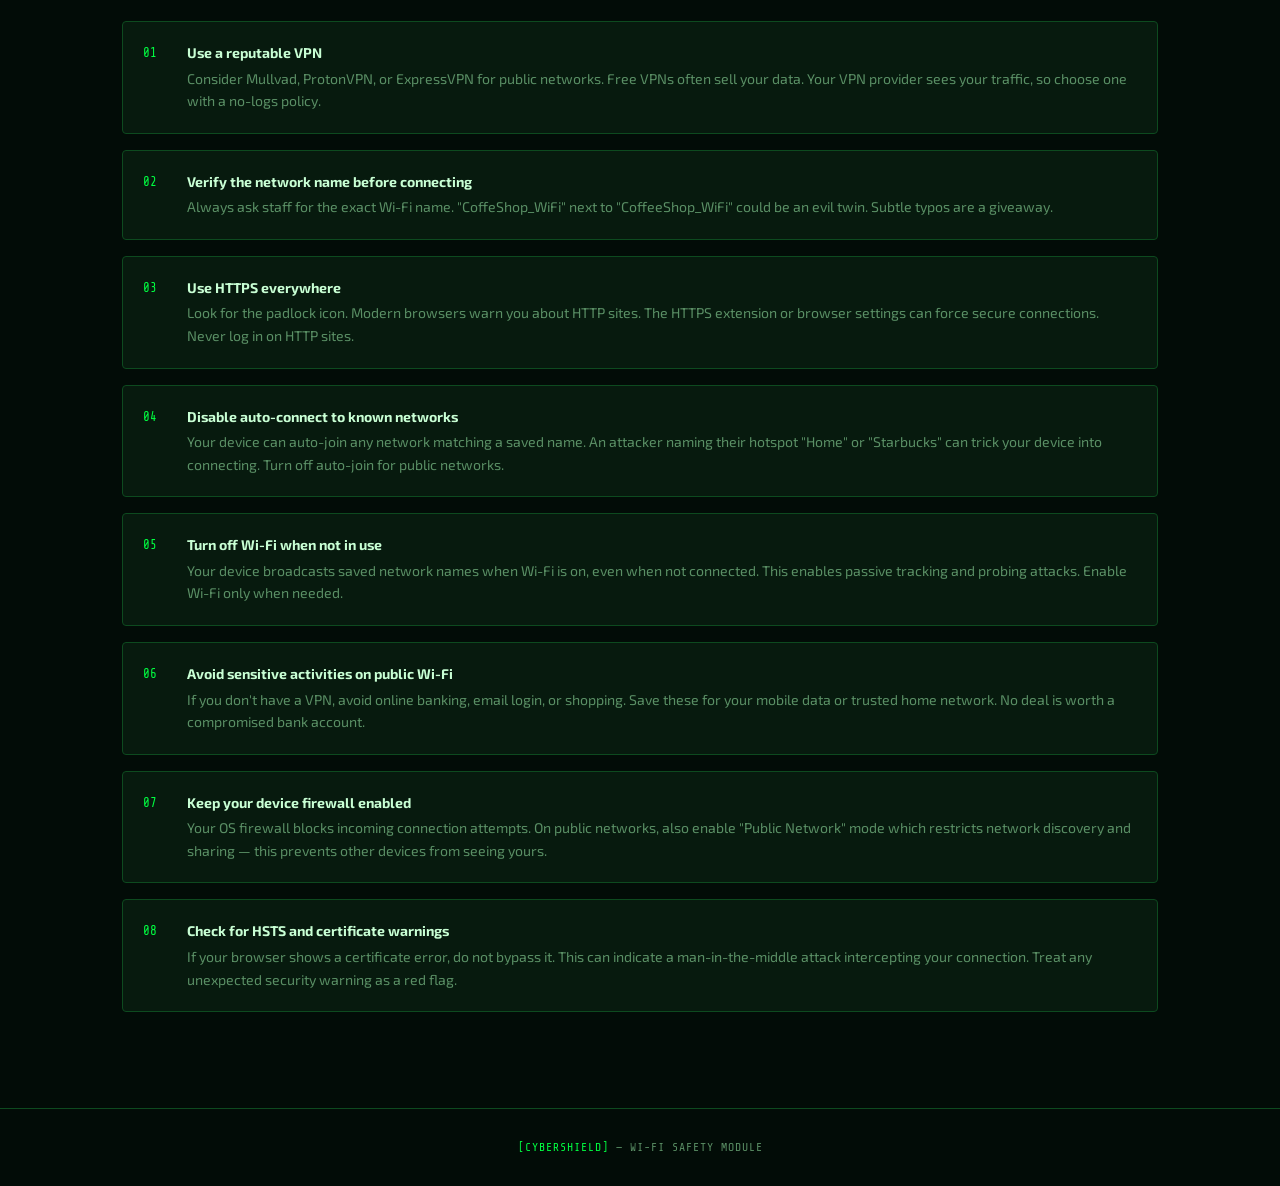
<file: ProjectCyber/wifi.html>
<!DOCTYPE html>
<html lang="en">
<head>
  <meta charset="UTF-8">
  <meta name="viewport" content="width=device-width, initial-scale=1.0">
  <title>Wi-Fi Safety — CyberShield</title>
  <link rel="stylesheet" href="style.css">
</head>
<body>
  <canvas id="matrix-canvas"></canvas>
  <nav>
    <a href="index.html" class="nav-logo"><span class="bracket">[</span>CYBER<span style="color:var(--glow)">SHIELD</span><span class="bracket">]</span></a>
    <ul class="nav-links">
      <li><a href="index.html">HOME</a></li>
      <li><a href="phishing.html">PHISHING</a></li>
      <li><a href="password.html">PASSWORD</a></li>
      <li><a href="quiz.html">QUIZ</a></li>
      <li><a href="wifi.html" class="active">WI-FI</a></li>
    </ul>
  </nav>

  <main>
    <div class="section-header">
      <p class="label">// module 04</p>
      <h2>WI-FI <span class="hl">SAFETY GUIDE</span></h2>
      <p>Public Wi-Fi is a goldmine for attackers. Learn what's at risk, how attacks work, and how to stay protected.</p>
    </div>

    <!-- Network types -->
    <div class="wifi-grid">
      <div class="wifi-card danger" data-risk="HIGH RISK">
        <div class="wifi-icon">☕</div>
        <h3>Open Public Wi-Fi</h3>
        <p>Coffee shops, airports, hotels — no password required means no encryption. Anyone on the same network can potentially intercept your traffic.</p>
      </div>
      <div class="wifi-card danger" data-risk="HIGH RISK">
        <div class="wifi-icon">😈</div>
        <h3>Evil Twin Networks</h3>
        <p>Attackers set up a fake hotspot named "Airport_Free_WiFi" near a real one. Your device connects automatically, sending all traffic through the attacker.</p>
      </div>
      <div class="wifi-card warning" data-risk="MEDIUM">
        <div class="wifi-icon">🏨</div>
        <h3>Shared Password Networks</h3>
        <p>Hotel or gym Wi-Fi with a shared password is slightly better — but all users share the same network. Advanced users can still sniff traffic.</p>
      </div>
      <div class="wifi-card safe" data-risk="SAFE">
        <div class="wifi-icon">🏠</div>
        <h3>Private Home Network</h3>
        <p>WPA3/WPA2 encryption with a strong unique password. You control who is on the network. Still, keep firmware updated and change default router passwords.</p>
      </div>
      <div class="wifi-card safe" data-risk="SAFEST">
        <div class="wifi-icon">📱</div>
        <h3>Mobile Data (4G/5G)</h3>
        <p>Your carrier's encrypted cellular network is far more secure than public Wi-Fi. Use it for sensitive tasks when you don't have trusted Wi-Fi access.</p>
      </div>
      <div class="wifi-card safe" data-risk="SECURE">
        <div class="wifi-icon">🛡️</div>
        <h3>VPN on Any Network</h3>
        <p>A VPN encrypts all your traffic before it leaves your device, making public Wi-Fi attacks useless. Recommended for any non-home network.</p>
      </div>
    </div>

    <!-- VPN Simulator -->
    <div class="section-header">
      <p class="label">// interactive demo</p>
      <h2>VPN <span class="hl">VISUALISER</span></h2>
      <p>Toggle the VPN to see how it affects your data in transit on a public network.</p>
    </div>

    <div class="vpn-demo">
      <div class="vpn-toggle-row">
        <div class="vpn-toggle-wrap">
          <div class="toggle-switch" id="vpn-toggle">
            <div class="toggle-knob"></div>
          </div>
          <span class="toggle-label" id="toggle-label">VPN: OFF</span>
        </div>
        <span class="vpn-status off" id="vpn-status">● UNPROTECTED</span>
      </div>

      <div class="packet-vis" id="packet-vis">
        <div class="packet-node">
          <span class="node-icon">💻</span>
          <span class="node-label">YOUR DEVICE</span>
        </div>
        <div class="packet-line" id="packet-line">
          <div class="packet-dot plain" id="packet-dot"></div>
          <span class="packet-label plain" id="packet-label">PLAINTEXT DATA</span>
        </div>
        <div class="packet-node">
          <span class="node-icon">🌐</span>
          <span class="node-label">INTERNET</span>
        </div>
      </div>

      <div class="terminal" style="margin-top:1.5rem;">
        <div class="terminal-bar">
          <div class="terminal-dot r"></div><div class="terminal-dot y"></div><div class="terminal-dot g"></div>
          <span class="terminal-title">network_monitor.sh</span>
        </div>
        <div class="terminal-body" id="vpn-log">
<span style="color:var(--accent)">⚠</span>  VPN: DISABLED<br>
<span style="color:var(--accent)">⚠</span>  Traffic: UNENCRYPTED<br>
<span style="color:var(--accent)">⚠</span>  Risk: Attacker on same network CAN intercept data<br>
<span style="color:var(--accent)">⚠</span>  Visible to network: Websites visited, login credentials, form data<br>
<span style="color:var(--text-dim)">_</span><span class="cursor"></span>
        </div>
      </div>
    </div>

    <!-- Safety Tips -->
    <section class="mt-3">
      <div class="section-header">
        <p class="label">// protection checklist</p>
        <h2>STAY SAFE <span class="hl">ON ANY NETWORK</span></h2>
      </div>
      <ul class="tips-list">
        <li><span class="tip-num">01</span><div><strong>Use a reputable VPN</strong>Consider Mullvad, ProtonVPN, or ExpressVPN for public networks. Free VPNs often sell your data. Your VPN provider sees your traffic, so choose one with a no-logs policy.</div></li>
        <li><span class="tip-num">02</span><div><strong>Verify the network name before connecting</strong>Always ask staff for the exact Wi-Fi name. "CoffeShop_WiFi" next to "CoffeeShop_WiFi" could be an evil twin. Subtle typos are a giveaway.</div></li>
        <li><span class="tip-num">03</span><div><strong>Use HTTPS everywhere</strong>Look for the padlock icon. Modern browsers warn you about HTTP sites. The HTTPS extension or browser settings can force secure connections. Never log in on HTTP sites.</div></li>
        <li><span class="tip-num">04</span><div><strong>Disable auto-connect to known networks</strong>Your device can auto-join any network matching a saved name. An attacker naming their hotspot "Home" or "Starbucks" can trick your device into connecting. Turn off auto-join for public networks.</div></li>
        <li><span class="tip-num">05</span><div><strong>Turn off Wi-Fi when not in use</strong>Your device broadcasts saved network names when Wi-Fi is on, even when not connected. This enables passive tracking and probing attacks. Enable Wi-Fi only when needed.</div></li>
        <li><span class="tip-num">06</span><div><strong>Avoid sensitive activities on public Wi-Fi</strong>If you don't have a VPN, avoid online banking, email login, or shopping. Save these for your mobile data or trusted home network. No deal is worth a compromised bank account.</div></li>
        <li><span class="tip-num">07</span><div><strong>Keep your device firewall enabled</strong>Your OS firewall blocks incoming connection attempts. On public networks, also enable "Public Network" mode which restricts network discovery and sharing — this prevents other devices from seeing yours.</div></li>
        <li><span class="tip-num">08</span><div><strong>Check for HSTS and certificate warnings</strong>If your browser shows a certificate error, do not bypass it. This can indicate a man-in-the-middle attack intercepting your connection. Treat any unexpected security warning as a red flag.</div></li>
      </ul>
    </section>
  </main>

  <footer><span>[CYBERSHIELD]</span> — WI-FI SAFETY MODULE</footer>

  <script src="wifi.js"></script>
  <script>
    const canvas = document.getElementById('matrix-canvas');
    const ctx = canvas.getContext('2d');
    canvas.width = window.innerWidth; canvas.height = window.innerHeight;
    window.addEventListener('resize', () => { canvas.width = window.innerWidth; canvas.height = window.innerHeight; });
    const chars = 'ABCDEFGHIJKLMNOPQRSTUVWXYZabcdefghijklmnopqrstuvwxyz0123456789@#$%^&*<>/\\|[]{}';
    const cols = Math.floor(canvas.width / 16);
    const drops = Array(cols).fill(1);
    function drawMatrix() {
      ctx.fillStyle = 'rgba(2,12,7,0.04)';
      ctx.fillRect(0, 0, canvas.width, canvas.height);
      ctx.fillStyle = '#00ff41';
      ctx.font = '14px Share Tech Mono';
      drops.forEach((y, i) => {
        const ch = chars[Math.floor(Math.random() * chars.length)];
        ctx.fillText(ch, i * 16, y * 16);
        if (y * 16 > canvas.height && Math.random() > 0.975) drops[i] = 0;
        drops[i]++;
      });
    }
    setInterval(drawMatrix, 50);
  </script>
</body>
</html>
</file>
<file: ProjectCyber/style.css>
@import url('https://fonts.googleapis.com/css2?family=Share+Tech+Mono&family=Orbitron:wght@400;700;900&family=Exo+2:wght@300;400;600&display=swap');

:root {
  --bg: #020c07;
  --bg2: #040f0a;
  --surface: #071a0e;
  --surface2: #0a2214;
  --border: #0d4a1f;
  --glow: #00ff41;
  --glow2: #00c832;
  --glow-dim: rgba(0,255,65,0.15);
  --glow-mid: rgba(0,255,65,0.4);
  --text: #c8ffd4;
  --text-dim: #5a8f65;
  --accent: #ff3c3c;
  --accent2: #ffb800;
  --accent3: #00cfff;
  --font-mono: 'Share Tech Mono', monospace;
  --font-display: 'Orbitron', sans-serif;
  --font-body: 'Exo 2', sans-serif;
}

*, *::before, *::after { box-sizing: border-box; margin: 0; padding: 0; }

html { scroll-behavior: smooth; }

body {
  background: var(--bg);
  color: var(--text);
  font-family: var(--font-body);
  min-height: 100vh;
  overflow-x: hidden;
  position: relative;
}

/* ─── SCANLINES OVERLAY ─── */
body::before {
  content: '';
  position: fixed;
  inset: 0;
  background: repeating-linear-gradient(
    0deg,
    transparent,
    transparent 2px,
    rgba(0,0,0,0.08) 2px,
    rgba(0,0,0,0.08) 4px
  );
  pointer-events: none;
  z-index: 9999;
}

/* ─── CANVAS BACKGROUND ─── */
#matrix-canvas {
  position: fixed;
  top: 0; left: 0;
  width: 100%; height: 100%;
  opacity: 0.07;
  z-index: 0;
  pointer-events: none;
}

/* ─── NAV ─── */
nav {
  position: sticky;
  top: 0;
  z-index: 100;
  background: rgba(2,12,7,0.92);
  backdrop-filter: blur(12px);
  border-bottom: 1px solid var(--border);
  padding: 0 2rem;
  display: flex;
  align-items: center;
  justify-content: space-between;
  height: 64px;
}

.nav-logo {
  font-family: var(--font-display);
  font-size: 1.1rem;
  font-weight: 900;
  color: var(--glow);
  text-decoration: none;
  letter-spacing: 2px;
  text-shadow: 0 0 16px var(--glow);
  display: flex;
  align-items: center;
  gap: 10px;
}

.nav-logo span.bracket { color: var(--text-dim); font-weight: 400; }

.nav-links {
  display: flex;
  list-style: none;
  gap: 0.25rem;
}

.nav-links a {
  color: var(--text-dim);
  text-decoration: none;
  font-family: var(--font-mono);
  font-size: 0.78rem;
  padding: 6px 14px;
  border: 1px solid transparent;
  border-radius: 3px;
  transition: all 0.2s;
  letter-spacing: 1px;
}

.nav-links a:hover,
.nav-links a.active {
  color: var(--glow);
  border-color: var(--border);
  background: var(--glow-dim);
  text-shadow: 0 0 8px var(--glow);
}

/* ─── MAIN WRAPPER ─── */
main {
  position: relative;
  z-index: 1;
  max-width: 1100px;
  margin: 0 auto;
  padding: 3rem 2rem 6rem;
}

/* ─── HERO ─── */
.hero {
  text-align: center;
  padding: 5rem 1rem 4rem;
  position: relative;
}

.hero-eyebrow {
  font-family: var(--font-mono);
  font-size: 0.75rem;
  color: var(--glow2);
  letter-spacing: 4px;
  text-transform: uppercase;
  margin-bottom: 1.5rem;
  opacity: 0;
  animation: fadeUp 0.6s ease 0.2s forwards;
}

.hero h1 {
  font-family: var(--font-display);
  font-size: clamp(2.2rem, 6vw, 4.5rem);
  font-weight: 900;
  line-height: 1.05;
  letter-spacing: 3px;
  text-transform: uppercase;
  color: var(--text);
  text-shadow: 0 0 40px rgba(0,255,65,0.3);
  opacity: 0;
  animation: fadeUp 0.6s ease 0.4s forwards;
}

.hero h1 .highlight {
  color: var(--glow);
  text-shadow: 0 0 30px var(--glow), 0 0 60px rgba(0,255,65,0.3);
}

.hero-sub {
  margin-top: 1.5rem;
  color: var(--text-dim);
  font-size: 1.05rem;
  font-weight: 300;
  max-width: 560px;
  margin-left: auto;
  margin-right: auto;
  line-height: 1.7;
  opacity: 0;
  animation: fadeUp 0.6s ease 0.6s forwards;
}

.hero-cta {
  margin-top: 2.5rem;
  display: flex;
  gap: 1rem;
  justify-content: center;
  flex-wrap: wrap;
  opacity: 0;
  animation: fadeUp 0.6s ease 0.8s forwards;
}

/* ─── BUTTONS ─── */
.btn {
  display: inline-flex;
  align-items: center;
  gap: 8px;
  padding: 12px 28px;
  font-family: var(--font-mono);
  font-size: 0.82rem;
  letter-spacing: 2px;
  text-transform: uppercase;
  text-decoration: none;
  border-radius: 3px;
  cursor: pointer;
  transition: all 0.25s;
  border: none;
}

.btn-primary {
  background: var(--glow);
  color: var(--bg);
  font-weight: 700;
  box-shadow: 0 0 20px rgba(0,255,65,0.4);
}

.btn-primary:hover {
  background: #33ff6e;
  box-shadow: 0 0 35px rgba(0,255,65,0.7);
  transform: translateY(-2px);
}

.btn-outline {
  background: transparent;
  color: var(--glow);
  border: 1px solid var(--border);
}

.btn-outline:hover {
  background: var(--glow-dim);
  border-color: var(--glow);
  box-shadow: 0 0 20px var(--glow-dim);
  transform: translateY(-2px);
}

.btn-danger {
  background: var(--accent);
  color: white;
  box-shadow: 0 0 20px rgba(255,60,60,0.4);
}

.btn-danger:hover {
  background: #ff6060;
  box-shadow: 0 0 35px rgba(255,60,60,0.6);
  transform: translateY(-2px);
}

.btn-warning {
  background: var(--accent2);
  color: #1a0d00;
  font-weight: 700;
}

.btn-warning:hover {
  background: #ffd040;
  box-shadow: 0 0 20px rgba(255,184,0,0.5);
  transform: translateY(-2px);
}

/* ─── CARDS GRID ─── */
.cards-grid {
  display: grid;
  grid-template-columns: repeat(auto-fit, minmax(220px, 1fr));
  gap: 1.25rem;
  margin-top: 4rem;
}

.card {
  background: var(--surface);
  border: 1px solid var(--border);
  border-radius: 6px;
  padding: 2rem 1.5rem;
  text-decoration: none;
  color: inherit;
  transition: all 0.3s;
  position: relative;
  overflow: hidden;
}

.card::before {
  content: '';
  position: absolute;
  top: 0; left: 0;
  width: 100%; height: 2px;
  background: linear-gradient(90deg, transparent, var(--glow), transparent);
  transform: translateX(-100%);
  transition: transform 0.4s;
}

.card:hover::before { transform: translateX(100%); }

.card:hover {
  border-color: var(--glow2);
  background: var(--surface2);
  transform: translateY(-4px);
  box-shadow: 0 8px 30px rgba(0,200,50,0.15);
}

.card-icon {
  font-size: 2.2rem;
  margin-bottom: 1rem;
  display: block;
}

.card h3 {
  font-family: var(--font-display);
  font-size: 0.88rem;
  letter-spacing: 2px;
  text-transform: uppercase;
  color: var(--glow);
  margin-bottom: 0.6rem;
}

.card p {
  color: var(--text-dim);
  font-size: 0.88rem;
  line-height: 1.6;
}

/* ─── SECTION HEADER ─── */
.section-header {
  margin-bottom: 2.5rem;
}

.section-header .label {
  font-family: var(--font-mono);
  font-size: 0.7rem;
  color: var(--glow2);
  letter-spacing: 4px;
  text-transform: uppercase;
  margin-bottom: 0.5rem;
}

.section-header h2 {
  font-family: var(--font-display);
  font-size: clamp(1.5rem, 4vw, 2.4rem);
  font-weight: 700;
  letter-spacing: 2px;
  text-transform: uppercase;
  color: var(--text);
}

.section-header h2 .hl { color: var(--glow); }

.section-header p {
  margin-top: 0.75rem;
  color: var(--text-dim);
  font-size: 0.95rem;
  line-height: 1.7;
  max-width: 560px;
}

/* ─── TERMINAL BOX ─── */
.terminal {
  background: var(--bg2);
  border: 1px solid var(--border);
  border-radius: 6px;
  overflow: hidden;
}

.terminal-bar {
  background: var(--surface);
  padding: 10px 16px;
  display: flex;
  align-items: center;
  gap: 8px;
  border-bottom: 1px solid var(--border);
}

.terminal-dot {
  width: 10px; height: 10px;
  border-radius: 50%;
}

.terminal-dot.r { background: #ff5f57; }
.terminal-dot.y { background: #febc2e; }
.terminal-dot.g { background: #28c840; }

.terminal-title {
  font-family: var(--font-mono);
  font-size: 0.72rem;
  color: var(--text-dim);
  margin-left: 8px;
}

.terminal-body {
  padding: 1.5rem;
  font-family: var(--font-mono);
  font-size: 0.85rem;
  line-height: 1.8;
}

/* ─── PHISHING PAGE ─── */
.email-client {
  border: 1px solid var(--border);
  border-radius: 6px;
  overflow: hidden;
  background: var(--surface);
}

.email-toolbar {
  background: var(--surface2);
  padding: 12px 20px;
  border-bottom: 1px solid var(--border);
  display: flex;
  gap: 10px;
  align-items: center;
}

.email-toolbar span {
  font-family: var(--font-mono);
  font-size: 0.72rem;
  color: var(--text-dim);
}

.email-list {
  list-style: none;
}

.email-item {
  padding: 16px 20px;
  border-bottom: 1px solid var(--border);
  cursor: pointer;
  transition: background 0.2s;
  display: grid;
  grid-template-columns: auto 1fr auto;
  gap: 12px;
  align-items: center;
}

.email-item:hover { background: var(--surface2); }
.email-item.unread { border-left: 3px solid var(--glow); }
.email-item.suspicious { border-left: 3px solid var(--accent); }

.email-sender {
  font-family: var(--font-mono);
  font-size: 0.8rem;
  color: var(--text);
  font-weight: 600;
  min-width: 160px;
}

.email-preview { color: var(--text-dim); font-size: 0.85rem; }
.email-time { font-family: var(--font-mono); font-size: 0.72rem; color: var(--text-dim); }

.email-viewer {
  padding: 2rem;
  display: none;
}

.email-viewer.active { display: block; }

.email-view-header {
  border-bottom: 1px solid var(--border);
  padding-bottom: 1.25rem;
  margin-bottom: 1.5rem;
}

.email-view-subject {
  font-family: var(--font-display);
  font-size: 1.1rem;
  color: var(--text);
  margin-bottom: 0.75rem;
}

.email-meta { font-family: var(--font-mono); font-size: 0.78rem; color: var(--text-dim); line-height: 1.8; }
.email-body { font-size: 0.92rem; line-height: 1.8; color: var(--text); }

.email-link {
  color: var(--accent3);
  text-decoration: underline;
  cursor: pointer;
  font-family: var(--font-mono);
  font-size: 0.82rem;
}

.verdict-panel {
  margin-top: 2rem;
  display: flex;
  gap: 1rem;
  flex-wrap: wrap;
}

.verdict-result {
  margin-top: 1.5rem;
  padding: 1.25rem 1.5rem;
  border-radius: 4px;
  font-family: var(--font-mono);
  font-size: 0.85rem;
  line-height: 1.7;
  display: none;
  animation: fadeUp 0.3s ease;
}

.verdict-result.show { display: block; }
.verdict-result.safe { background: rgba(0,200,50,0.1); border: 1px solid var(--glow2); color: var(--glow); }
.verdict-result.phishing { background: rgba(255,60,60,0.1); border: 1px solid var(--accent); color: #ff8080; }

/* ─── PASSWORD PAGE ─── */
.pw-input-wrap {
  position: relative;
  margin-bottom: 1.5rem;
}

.pw-input {
  width: 100%;
  padding: 16px 50px 16px 20px;
  background: var(--bg2);
  border: 1px solid var(--border);
  border-radius: 4px;
  color: var(--glow);
  font-family: var(--font-mono);
  font-size: 1.1rem;
  letter-spacing: 3px;
  outline: none;
  transition: border-color 0.2s, box-shadow 0.2s;
}

.pw-input:focus {
  border-color: var(--glow2);
  box-shadow: 0 0 16px rgba(0,200,50,0.2);
}

.pw-toggle {
  position: absolute;
  right: 16px;
  top: 50%;
  transform: translateY(-50%);
  background: none;
  border: none;
  color: var(--text-dim);
  cursor: pointer;
  font-size: 1.1rem;
}

.strength-bar-wrap {
  height: 6px;
  background: var(--surface2);
  border-radius: 3px;
  overflow: hidden;
  margin-bottom: 0.5rem;
}

.strength-bar {
  height: 100%;
  border-radius: 3px;
  width: 0%;
  transition: width 0.4s, background 0.4s;
}

.strength-label {
  font-family: var(--font-mono);
  font-size: 0.78rem;
  color: var(--text-dim);
  margin-bottom: 1.5rem;
}

.pw-criteria {
  list-style: none;
  display: grid;
  grid-template-columns: 1fr 1fr;
  gap: 0.6rem;
  margin-bottom: 2rem;
}

.pw-criteria li {
  font-family: var(--font-mono);
  font-size: 0.8rem;
  color: var(--text-dim);
  display: flex;
  align-items: center;
  gap: 8px;
  transition: color 0.2s;
}

.pw-criteria li.pass { color: var(--glow); }
.pw-criteria li.fail { color: var(--accent); }

.crack-time {
  background: var(--surface);
  border: 1px solid var(--border);
  border-radius: 4px;
  padding: 1.25rem 1.5rem;
  font-family: var(--font-mono);
  font-size: 0.85rem;
  color: var(--text-dim);
  line-height: 1.8;
}

.crack-time .time-val {
  font-size: 1.4rem;
  color: var(--glow);
  text-shadow: 0 0 10px var(--glow);
  display: block;
  margin-bottom: 0.3rem;
}

/* ─── QUIZ PAGE ─── */
.quiz-progress {
  display: flex;
  gap: 6px;
  margin-bottom: 2rem;
}

.quiz-pip {
  flex: 1;
  height: 4px;
  background: var(--surface2);
  border-radius: 2px;
  transition: background 0.3s;
}

.quiz-pip.done { background: var(--glow); }
.quiz-pip.current { background: var(--glow2); box-shadow: 0 0 8px var(--glow2); }

.quiz-card {
  background: var(--surface);
  border: 1px solid var(--border);
  border-radius: 6px;
  padding: 2.5rem;
  min-height: 360px;
  display: flex;
  flex-direction: column;
}

.quiz-number {
  font-family: var(--font-mono);
  font-size: 0.72rem;
  color: var(--text-dim);
  letter-spacing: 3px;
  text-transform: uppercase;
  margin-bottom: 1rem;
}

.quiz-question {
  font-size: 1.2rem;
  font-weight: 600;
  color: var(--text);
  line-height: 1.5;
  margin-bottom: 2rem;
  flex: 1;
}

.quiz-options {
  list-style: none;
  display: flex;
  flex-direction: column;
  gap: 0.75rem;
}

.quiz-option {
  padding: 14px 18px;
  background: var(--bg2);
  border: 1px solid var(--border);
  border-radius: 4px;
  cursor: pointer;
  font-family: var(--font-mono);
  font-size: 0.85rem;
  color: var(--text);
  transition: all 0.2s;
  display: flex;
  align-items: center;
  gap: 12px;
  text-align: left;
}

.quiz-option:hover:not(:disabled) {
  border-color: var(--glow2);
  background: var(--glow-dim);
  color: var(--glow);
}

.quiz-option.correct { border-color: var(--glow); background: rgba(0,200,50,0.12); color: var(--glow); }
.quiz-option.wrong { border-color: var(--accent); background: rgba(255,60,60,0.1); color: #ff8080; }
.quiz-option:disabled { cursor: not-allowed; }

.quiz-explain {
  margin-top: 1.5rem;
  padding: 1rem 1.25rem;
  background: rgba(0,255,65,0.06);
  border-left: 3px solid var(--glow2);
  font-size: 0.85rem;
  color: var(--text-dim);
  line-height: 1.7;
  border-radius: 0 4px 4px 0;
  display: none;
}

.quiz-explain.show { display: block; animation: fadeUp 0.3s ease; }

.quiz-nav {
  margin-top: 1.5rem;
  display: flex;
  justify-content: flex-end;
}

.quiz-score {
  text-align: center;
  padding: 3rem 2rem;
}

.score-ring {
  width: 120px; height: 120px;
  border-radius: 50%;
  border: 4px solid var(--border);
  display: flex;
  flex-direction: column;
  align-items: center;
  justify-content: center;
  margin: 0 auto 1.5rem;
  position: relative;
}

.score-ring::before {
  content: '';
  position: absolute;
  inset: -4px;
  border-radius: 50%;
  border: 4px solid var(--glow);
  border-bottom-color: transparent;
  border-left-color: transparent;
  animation: spin 2s linear infinite;
  box-shadow: 0 0 20px var(--glow);
}

.score-num {
  font-family: var(--font-display);
  font-size: 2rem;
  font-weight: 900;
  color: var(--glow);
  text-shadow: 0 0 20px var(--glow);
}

.score-label { font-family: var(--font-mono); font-size: 0.7rem; color: var(--text-dim); }
.score-msg { font-size: 1.1rem; color: var(--text); margin-bottom: 0.5rem; font-weight: 600; }
.score-sub { color: var(--text-dim); font-size: 0.88rem; line-height: 1.6; margin-bottom: 2rem; }

/* ─── WIFI PAGE ─── */
.wifi-grid {
  display: grid;
  grid-template-columns: repeat(auto-fit, minmax(280px, 1fr));
  gap: 1.5rem;
  margin-bottom: 3rem;
}

.wifi-card {
  background: var(--surface);
  border: 1px solid var(--border);
  border-radius: 6px;
  padding: 1.75rem;
  position: relative;
  overflow: hidden;
}

.wifi-card::after {
  content: attr(data-risk);
  position: absolute;
  top: 14px; right: 14px;
  font-family: var(--font-mono);
  font-size: 0.65rem;
  letter-spacing: 2px;
  text-transform: uppercase;
  padding: 3px 8px;
  border-radius: 2px;
}

.wifi-card.danger::after { background: rgba(255,60,60,0.2); color: var(--accent); border: 1px solid var(--accent); }
.wifi-card.warning::after { background: rgba(255,184,0,0.15); color: var(--accent2); border: 1px solid var(--accent2); }
.wifi-card.safe::after { background: rgba(0,200,50,0.1); color: var(--glow2); border: 1px solid var(--glow2); }

.wifi-icon {
  font-size: 2rem;
  margin-bottom: 0.75rem;
}

.wifi-card h3 {
  font-family: var(--font-display);
  font-size: 0.85rem;
  letter-spacing: 2px;
  text-transform: uppercase;
  color: var(--text);
  margin-bottom: 0.6rem;
}

.wifi-card p { color: var(--text-dim); font-size: 0.85rem; line-height: 1.7; }

.tips-list {
  list-style: none;
  display: flex;
  flex-direction: column;
  gap: 1rem;
}

.tips-list li {
  display: flex;
  gap: 1rem;
  align-items: flex-start;
  padding: 1.25rem;
  background: var(--surface);
  border: 1px solid var(--border);
  border-radius: 4px;
  font-size: 0.88rem;
  color: var(--text-dim);
  line-height: 1.6;
}

.tips-list .tip-num {
  font-family: var(--font-mono);
  font-size: 0.78rem;
  color: var(--glow);
  min-width: 28px;
  padding-top: 2px;
}

.tips-list strong { color: var(--text); display: block; margin-bottom: 0.2rem; }

/* ─── VPN SIMULATOR ─── */
.vpn-demo {
  background: var(--bg2);
  border: 1px solid var(--border);
  border-radius: 6px;
  padding: 2rem;
  margin-top: 2rem;
}

.vpn-toggle-row {
  display: flex;
  align-items: center;
  justify-content: space-between;
  margin-bottom: 1.5rem;
  flex-wrap: wrap;
  gap: 1rem;
}

.vpn-toggle-wrap { display: flex; align-items: center; gap: 14px; }

.toggle-switch {
  width: 56px; height: 28px;
  background: var(--surface2);
  border: 1px solid var(--border);
  border-radius: 14px;
  cursor: pointer;
  position: relative;
  transition: background 0.3s;
}

.toggle-switch.on { background: var(--glow); }

.toggle-knob {
  position: absolute;
  top: 3px; left: 3px;
  width: 20px; height: 20px;
  background: var(--bg);
  border-radius: 50%;
  transition: transform 0.3s;
  box-shadow: 0 2px 6px rgba(0,0,0,0.5);
}

.toggle-switch.on .toggle-knob { transform: translateX(28px); }

.toggle-label {
  font-family: var(--font-mono);
  font-size: 0.85rem;
  color: var(--text);
}

.vpn-status {
  font-family: var(--font-mono);
  font-size: 0.75rem;
  padding: 4px 12px;
  border-radius: 20px;
}

.vpn-status.off { background: rgba(255,60,60,0.15); color: var(--accent); border: 1px solid var(--accent); }
.vpn-status.on { background: rgba(0,200,50,0.1); color: var(--glow2); border: 1px solid var(--glow2); }

.packet-vis {
  display: grid;
  grid-template-columns: 1fr auto 1fr;
  align-items: center;
  gap: 1rem;
  padding: 1.5rem;
  background: var(--surface);
  border-radius: 4px;
  border: 1px solid var(--border);
}

.packet-node {
  text-align: center;
  font-family: var(--font-mono);
  font-size: 0.75rem;
  color: var(--text-dim);
}

.packet-node .node-icon { font-size: 2rem; display: block; margin-bottom: 0.3rem; }
.packet-node .node-label { color: var(--glow); }

.packet-line {
  position: relative;
  height: 4px;
  background: var(--surface2);
  border-radius: 2px;
  overflow: visible;
}

.packet-dot {
  position: absolute;
  top: 50%; transform: translateY(-50%);
  width: 12px; height: 12px;
  border-radius: 50%;
  background: var(--glow);
  box-shadow: 0 0 10px var(--glow);
  animation: packetMove 1.5s linear infinite;
}

.packet-dot.encrypted { background: var(--glow); box-shadow: 0 0 10px var(--glow); }
.packet-dot.plain { background: var(--accent); box-shadow: 0 0 10px var(--accent); animation: packetMoveRed 1.5s linear infinite; }

.packet-label {
  position: absolute;
  top: -22px; left: 50%;
  transform: translateX(-50%);
  font-family: var(--font-mono);
  font-size: 0.65rem;
  white-space: nowrap;
  padding: 2px 6px;
  border-radius: 2px;
}

.packet-label.enc { background: rgba(0,200,50,0.15); color: var(--glow2); }
.packet-label.plain { background: rgba(255,60,60,0.15); color: var(--accent); }

/* ─── FOOTER ─── */
footer {
  position: relative;
  z-index: 1;
  border-top: 1px solid var(--border);
  padding: 2rem;
  text-align: center;
  font-family: var(--font-mono);
  font-size: 0.72rem;
  color: var(--text-dim);
  letter-spacing: 1px;
}

footer span { color: var(--glow); }

/* ─── ANIMATIONS ─── */
@keyframes fadeUp {
  from { opacity: 0; transform: translateY(20px); }
  to   { opacity: 1; transform: translateY(0); }
}

@keyframes spin {
  to { transform: rotate(360deg); }
}

@keyframes packetMove {
  from { left: 0; }
  to   { left: calc(100% - 12px); }
}

@keyframes packetMoveRed {
  from { left: 0; }
  to   { left: calc(100% - 12px); }
}

@keyframes blink {
  0%, 100% { opacity: 1; }
  50%       { opacity: 0; }
}

.cursor::after {
  content: '█';
  animation: blink 1s step-end infinite;
  color: var(--glow);
}

/* ─── RESPONSIVE ─── */
@media (max-width: 640px) {
  nav { padding: 0 1rem; }
  .nav-links { display: none; }
  main { padding: 2rem 1rem 4rem; }
  .pw-criteria { grid-template-columns: 1fr; }
  .packet-vis { grid-template-columns: 1fr; }
}

/* ─── UTILITY ─── */
.mt-2 { margin-top: 2rem; }
.mt-3 { margin-top: 3rem; }
.flex-row { display: flex; align-items: center; gap: 1rem; flex-wrap: wrap; }
.tag {
  display: inline-block;
  font-family: var(--font-mono);
  font-size: 0.68rem;
  padding: 3px 10px;
  border-radius: 2px;
  letter-spacing: 1px;
  text-transform: uppercase;
}
.tag-red { background: rgba(255,60,60,0.15); color: var(--accent); border: 1px solid rgba(255,60,60,0.3); }
.tag-green { background: rgba(0,200,50,0.1); color: var(--glow2); border: 1px solid rgba(0,200,50,0.3); }
.tag-yellow { background: rgba(255,184,0,0.1); color: var(--accent2); border: 1px solid rgba(255,184,0,0.3); }
.tag-blue { background: rgba(0,207,255,0.1); color: var(--accent3); border: 1px solid rgba(0,207,255,0.3); }
</file>
<file: ProjectCyber/assets/css/style.css>
/* ============================================================
   SecureGate — Cybersecurity Awareness Platform
   Design tokens
   ============================================================ */
@import url('https://fonts.googleapis.com/css2?family=Space+Grotesk:wght@500;600;700&family=Inter:wght@400;500;600&family=JetBrains+Mono:wght@400;500;600&display=swap');

:root{
  /* surfaces */
  --bg-void: #0a0e16;
  --bg-panel: #10141f;
  --bg-card: #131927;
  --bg-input: #1a2233;
  --bg-input-focus: #1f2940;
  --border-line: #232e42;
  --border-line-soft: #1a2233;

  /* text */
  --text-primary: #e7ecf5;
  --text-secondary: #8b97ac;
  --text-tertiary: #5b6678;

  /* accents */
  --accent-cyan: #00d9c0;
  --accent-cyan-dim: #00a896;
  --accent-amber: #ffb02e;
  --accent-danger: #ff5470;
  --accent-success: #3ddc84;

  /* type */
  --font-display: 'Space Grotesk', sans-serif;
  --font-body: 'Inter', sans-serif;
  --font-mono: 'JetBrains Mono', monospace;

  --radius-sm: 6px;
  --radius-md: 10px;
  --radius-lg: 16px;
}

*{ box-sizing: border-box; margin:0; padding:0; }

html{ -webkit-font-smoothing: antialiased; }

body{
  background: var(--bg-void);
  color: var(--text-primary);
  font-family: var(--font-body);
  min-height: 100vh;
  line-height: 1.5;
}

a{ color: var(--accent-cyan); text-decoration: none; }
a:hover{ text-decoration: underline; }

button{ font-family: inherit; }

::selection{ background: var(--accent-cyan); color: #06120f; }

/* focus visibility (accessibility floor) */
:focus-visible{
  outline: 2px solid var(--accent-cyan);
  outline-offset: 2px;
}

@media (prefers-reduced-motion: reduce){
  *{ animation-duration: 0.001ms !important; animation-iteration-count: 1 !important; transition-duration: 0.001ms !important; }
}

/* ============================================================
   Shell — split screen layout
   ============================================================ */
.shell{
  display: grid;
  grid-template-columns: 1.15fr 1fr;
  min-height: 100vh;
}

/* ---------- Left: story / brand panel ---------- */
.panel-brand{
  position: relative;
  background:
    radial-gradient(circle at 18% 12%, rgba(0,217,192,0.10), transparent 45%),
    radial-gradient(circle at 85% 88%, rgba(255,176,46,0.06), transparent 40%),
    var(--bg-panel);
  overflow: hidden;
  display: flex;
  flex-direction: column;
  justify-content: space-between;
  padding: 56px 64px;
  border-right: 1px solid var(--border-line);
}

.hex-grid{
  position: absolute;
  inset: 0;
  background-image:
    linear-gradient(var(--border-line-soft) 1px, transparent 1px),
    linear-gradient(90deg, var(--border-line-soft) 1px, transparent 1px);
  background-size: 42px 42px;
  opacity: 0.35;
  mask-image: linear-gradient(to bottom, black, transparent 85%);
}

.scan-line{
  position: absolute;
  left: 0; right: 0;
  height: 120px;
  background: linear-gradient(to bottom, transparent, rgba(0,217,192,0.07), transparent);
  animation: scan-sweep 7s linear infinite;
  pointer-events: none;
}

@keyframes scan-sweep{
  0%{ top: -120px; }
  100%{ top: 100%; }
}

.brand-mark{
  position: relative;
  display: flex;
  align-items: center;
  gap: 10px;
  font-family: var(--font-display);
  font-weight: 700;
  font-size: 19px;
  letter-spacing: 0.01em;
  z-index: 2;
}

.brand-mark .glyph{
  width: 30px; height: 30px;
  display: grid; place-items: center;
  border: 1.5px solid var(--accent-cyan);
  border-radius: 8px;
  color: var(--accent-cyan);
  font-size: 14px;
}

.panel-copy{ position: relative; z-index: 2; max-width: 460px; }

.panel-eyebrow{
  font-family: var(--font-mono);
  font-size: 12px;
  letter-spacing: 0.14em;
  text-transform: uppercase;
  color: var(--accent-cyan);
  display: flex;
  align-items: center;
  gap: 8px;
  margin-bottom: 22px;
}

.panel-eyebrow::before{
  content: '';
  width: 7px; height: 7px;
  border-radius: 50%;
  background: var(--accent-cyan);
  box-shadow: 0 0 0 4px rgba(0,217,192,0.18);
}

.panel-copy h1{
  font-family: var(--font-display);
  font-size: 38px;
  line-height: 1.18;
  font-weight: 700;
  letter-spacing: -0.01em;
  margin-bottom: 18px;
}

.panel-copy p{
  color: var(--text-secondary);
  font-size: 15.5px;
  line-height: 1.65;
}

/* rotating awareness tip ticker */
.tip-rail{
  position: relative;
  z-index: 2;
  border-top: 1px solid var(--border-line);
  padding-top: 22px;
}

.tip-rail-label{
  font-family: var(--font-mono);
  font-size: 11px;
  letter-spacing: 0.12em;
  text-transform: uppercase;
  color: var(--text-tertiary);
  margin-bottom: 12px;
}

.tip-card{
  background: rgba(19,25,39,0.7);
  border: 1px solid var(--border-line);
  border-radius: var(--radius-md);
  padding: 16px 18px;
  display: flex;
  gap: 12px;
  align-items: flex-start;
  min-height: 76px;
}

.tip-card .tip-icon{
  font-family: var(--font-mono);
  color: var(--accent-amber);
  font-size: 13px;
  flex-shrink: 0;
  margin-top: 1px;
}

.tip-card p{
  font-size: 13.5px;
  color: var(--text-secondary);
  line-height: 1.55;
}

.tip-dots{
  display: flex;
  gap: 6px;
  margin-top: 14px;
}

.tip-dots span{
  width: 18px; height: 3px;
  border-radius: 2px;
  background: var(--border-line);
  transition: background 0.3s;
}

.tip-dots span.active{ background: var(--accent-cyan); }

/* ---------- Right: form panel ---------- */
.panel-form{
  display: flex;
  align-items: center;
  justify-content: center;
  padding: 48px 32px;
  background: var(--bg-void);
}

.form-card{
  width: 100%;
  max-width: 408px;
}

.form-card-head{ margin-bottom: 28px; }

.form-card-head h2{
  font-family: var(--font-display);
  font-size: 26px;
  font-weight: 700;
  margin-bottom: 8px;
}

.form-card-head p{
  color: var(--text-secondary);
  font-size: 14px;
}

.form-card-head p a{ color: var(--accent-cyan); font-weight: 500; }

/* form fields */
.field{ margin-bottom: 18px; }

.field label{
  display: block;
  font-size: 12.5px;
  font-weight: 500;
  color: var(--text-secondary);
  margin-bottom: 7px;
  letter-spacing: 0.01em;
}

.input-wrap{ position: relative; }

.input-wrap input{
  width: 100%;
  background: var(--bg-input);
  border: 1px solid var(--border-line);
  border-radius: var(--radius-sm);
  padding: 12px 14px;
  font-size: 14.5px;
  color: var(--text-primary);
  font-family: var(--font-body);
  transition: border-color 0.15s, background 0.15s;
}

.input-wrap input::placeholder{ color: var(--text-tertiary); }

.input-wrap input:focus{
  outline: none;
  border-color: var(--accent-cyan);
  background: var(--bg-input-focus);
}

.input-wrap input.invalid{ border-color: var(--accent-danger); }
.input-wrap input.valid{ border-color: var(--accent-success); }

.input-wrap .toggle-visibility{
  position: absolute;
  right: 12px; top: 50%;
  transform: translateY(-50%);
  background: none; border: none;
  color: var(--text-tertiary);
  font-family: var(--font-mono);
  font-size: 11px;
  letter-spacing: 0.04em;
  cursor: pointer;
  padding: 4px 6px;
}

.input-wrap .toggle-visibility:hover{ color: var(--accent-cyan); }

.field-msg{
  font-size: 12px;
  margin-top: 6px;
  min-height: 15px;
  font-family: var(--font-mono);
}

.field-msg.error{ color: var(--accent-danger); }
.field-msg.ok{ color: var(--accent-success); }
.field-msg.hint{ color: var(--text-tertiary); }

/* clearance / strength meter */
.clearance{
  margin-top: 10px;
  border: 1px solid var(--border-line);
  border-radius: var(--radius-sm);
  padding: 10px 12px;
  background: rgba(19,25,39,0.5);
}

.clearance-top{
  display: flex;
  justify-content: space-between;
  align-items: center;
  margin-bottom: 8px;
}

.clearance-label{
  font-family: var(--font-mono);
  font-size: 11px;
  letter-spacing: 0.08em;
  color: var(--text-tertiary);
  text-transform: uppercase;
}

.clearance-level{
  font-family: var(--font-mono);
  font-size: 11px;
  font-weight: 600;
  letter-spacing: 0.06em;
  color: var(--text-tertiary);
}

.clearance-bars{ display: flex; gap: 4px; margin-bottom: 9px; }

.clearance-bars i{
  flex: 1;
  height: 4px;
  border-radius: 2px;
  background: var(--border-line);
  display: block;
  font-style: normal;
}

.hash-preview{
  font-family: var(--font-mono);
  font-size: 11px;
  color: var(--text-tertiary);
  word-break: break-all;
  line-height: 1.5;
}

.hash-preview .tag{ color: var(--accent-cyan); }

/* checkbox row */
.field-check{
  display: flex;
  align-items: flex-start;
  gap: 9px;
  margin-bottom: 22px;
}

.field-check input{ margin-top: 3px; accent-color: var(--accent-cyan); }

.field-check label{ font-size: 13px; color: var(--text-secondary); line-height: 1.5; }

/* submit button */
.btn-primary{
  width: 100%;
  background: var(--accent-cyan);
  color: #06120f;
  border: none;
  border-radius: var(--radius-sm);
  padding: 13px 16px;
  font-size: 14.5px;
  font-weight: 600;
  cursor: pointer;
  display: flex;
  align-items: center;
  justify-content: center;
  gap: 8px;
  transition: background 0.15s, transform 0.1s;
}

.btn-primary:hover{ background: #1ee8cf; }
.btn-primary:active{ transform: scale(0.99); }
.btn-primary:disabled{ opacity: 0.6; cursor: not-allowed; }

.btn-primary .spinner{
  width: 14px; height: 14px;
  border-radius: 50%;
  border: 2px solid rgba(6,18,15,0.3);
  border-top-color: #06120f;
  animation: spin 0.7s linear infinite;
  display: none;
}

.btn-primary.loading .spinner{ display: inline-block; }
.btn-primary.loading .btn-label{ display: none; }

@keyframes spin{ to{ transform: rotate(360deg); } }

/* banner / status message */
.banner{
  border-radius: var(--radius-sm);
  padding: 12px 14px;
  font-size: 13px;
  margin-bottom: 18px;
  display: none;
  align-items: flex-start;
  gap: 9px;
  font-family: var(--font-mono);
  line-height: 1.5;
}

.banner.show{ display: flex; }
.banner.error{ background: rgba(255,84,112,0.08); border: 1px solid rgba(255,84,112,0.3); color: #ff8da0; }
.banner.success{ background: rgba(61,220,132,0.08); border: 1px solid rgba(61,220,132,0.3); color: #6fe8a5; }

/* divider */
.divider{
  display: flex;
  align-items: center;
  gap: 12px;
  margin: 22px 0;
  color: var(--text-tertiary);
  font-size: 12px;
}

.divider::before, .divider::after{
  content: '';
  flex: 1;
  height: 1px;
  background: var(--border-line);
}

.foot-note{
  text-align: center;
  font-size: 13px;
  color: var(--text-secondary);
  margin-top: 4px;
}

/* access verification overlay (login signature moment) */
.scan-overlay{
  position: fixed;
  inset: 0;
  background: rgba(10,14,22,0.92);
  backdrop-filter: blur(3px);
  display: none;
  align-items: center;
  justify-content: center;
  z-index: 50;
}

.scan-overlay.show{ display: flex; }

.scan-box{
  width: 320px;
  border: 1px solid var(--border-line);
  background: var(--bg-card);
  border-radius: var(--radius-md);
  padding: 26px;
  position: relative;
  overflow: hidden;
}

.scan-box .sweep{
  position: absolute;
  left: 0; right: 0; height: 70px; top: -70px;
  background: linear-gradient(to bottom, transparent, rgba(0,217,192,0.16), transparent);
  animation: box-sweep 1.6s ease-in-out infinite;
}

@keyframes box-sweep{
  0%{ top: -70px; }
  100%{ top: 100%; }
}

.scan-status{ font-family: var(--font-mono); font-size: 12.5px; }

.scan-status .line{
  display: flex;
  align-items: center;
  gap: 8px;
  padding: 5px 0;
  color: var(--text-tertiary);
  opacity: 0;
  transform: translateY(4px);
  transition: opacity 0.3s, transform 0.3s, color 0.3s;
}

.scan-status .line.show{ opacity: 1; transform: translateY(0); }
.scan-status .line.done{ color: var(--accent-success); }
.scan-status .line .mark{ width: 14px; text-align: center; }

/* responsive */
@media (max-width: 920px){
  .shell{ grid-template-columns: 1fr; }
  .panel-brand{ display: none; }
  .panel-form{ padding: 36px 22px; min-height: 100vh; }
}
</file>
